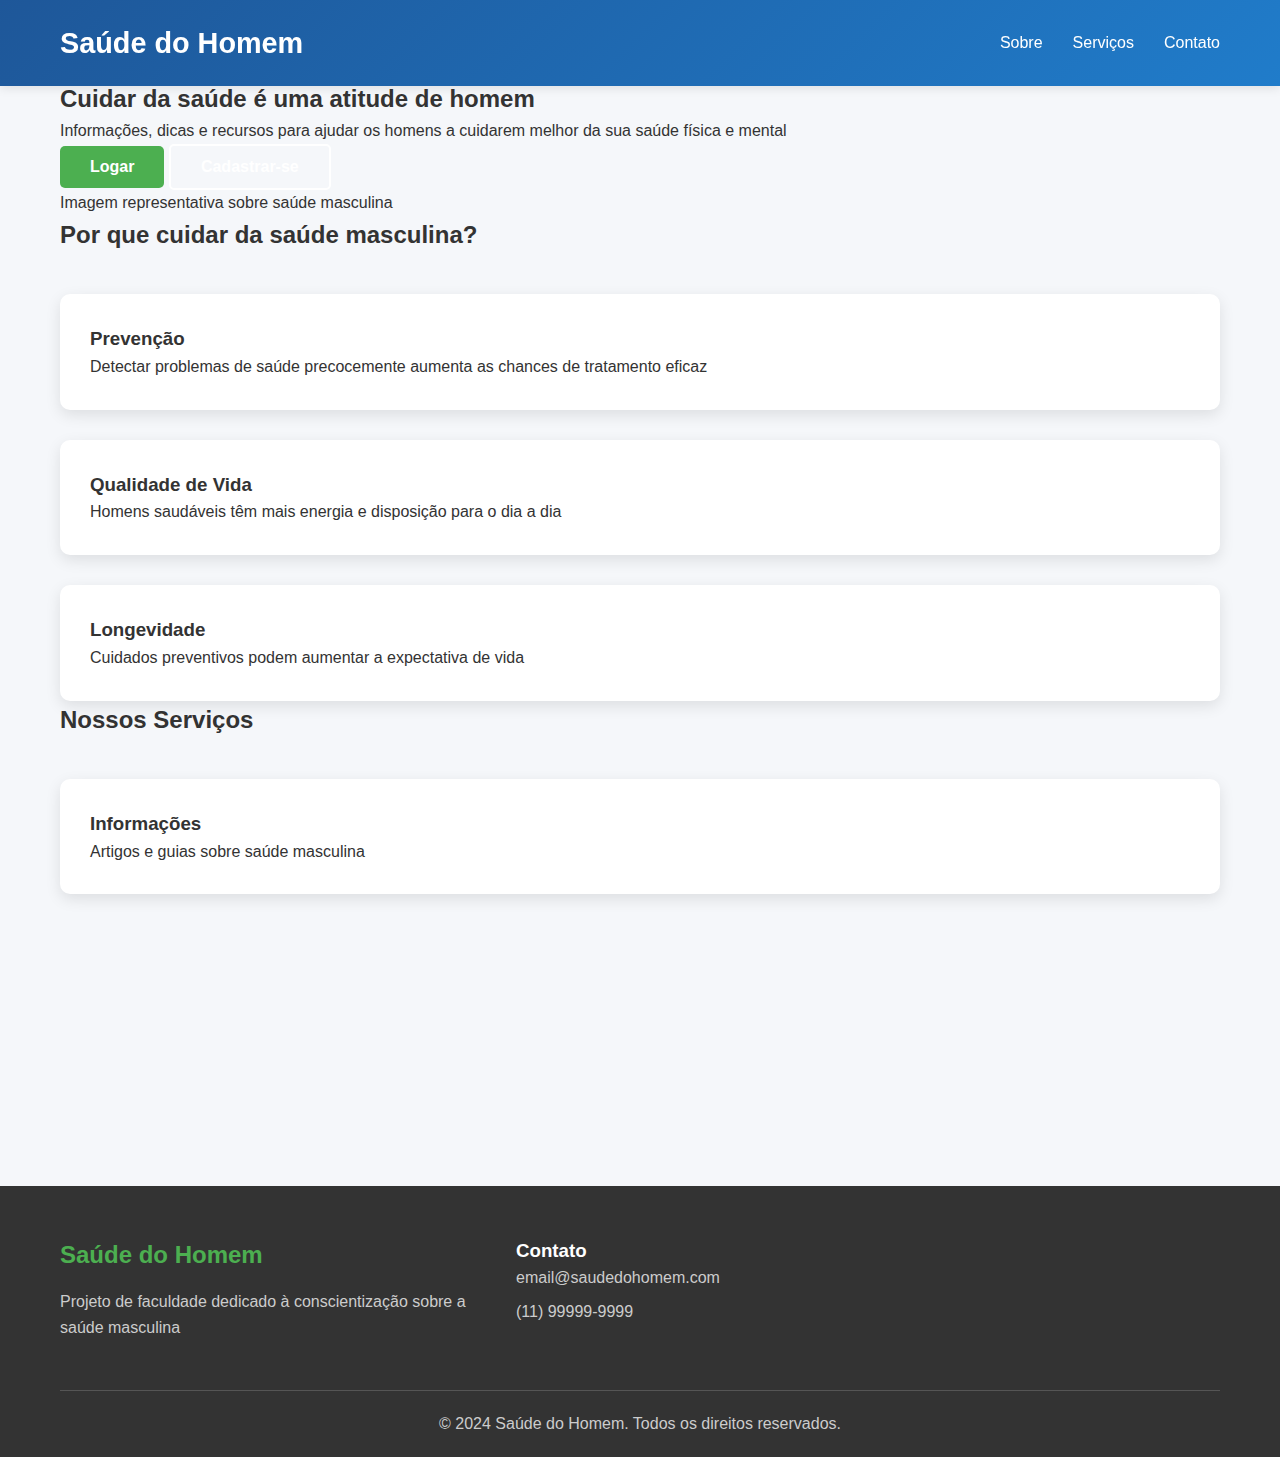
<file: MVP backup/index.html>
<!DOCTYPE html>
<html lang="pt-BR">
<head>
    <meta charset="UTF-8">
    <meta name="viewport" content="width=device-width, initial-scale=1.0">
    <title>Saúde do Homem - Cuidando da sua saúde</title>
    <link rel="stylesheet" href="css/global.css">
</head>
<body>
    <header>
        <div class="container">
            <nav class="navbar">
                <div class="logo">
                    <h1>Saúde do Homem</h1>
                </div>
                <ul class="nav-links">
                    <li><a href="#sobre">Sobre</a></li>
                    <li><a href="#servicos">Serviços</a></li>
                    <li><a href="#contato">Contato</a></li>
                </ul>
            </nav>
        </div>
    </header>

    <main>
        <section class="hero">
            <div class="container">
                <div class="hero-content">
                    <h2>Cuidar da saúde é uma atitude de homem</h2>
                    <p>Informações, dicas e recursos para ajudar os homens a cuidarem melhor da sua saúde física e mental</p>
                    
                    <div class="auth-buttons">
                        <button class="btn btn-primary" id="loginBtn">Logar</button>
                        <button class="btn btn-secondary" id="cadastroBtn">Cadastrar-se</button>
                    </div>
                </div>
                <div class="hero-image">
                    <div class="placeholder-image">
                        <span>Imagem representativa sobre saúde masculina</span>
                    </div>
                </div>
            </div>
        </section>

        <section class="features" id="sobre">
            <div class="container">
                <h2>Por que cuidar da saúde masculina?</h2>
                <div class="features-grid">
                    <div class="feature-card">
                        <h3>Prevenção</h3>
                        <p>Detectar problemas de saúde precocemente aumenta as chances de tratamento eficaz</p>
                    </div>
                    <div class="feature-card">
                        <h3>Qualidade de Vida</h3>
                        <p>Homens saudáveis têm mais energia e disposição para o dia a dia</p>
                    </div>
                    <div class="feature-card">
                        <h3>Longevidade</h3>
                        <p>Cuidados preventivos podem aumentar a expectativa de vida</p>
                    </div>
                </div>
            </div>
        </section>

        <section class="services" id="servicos">
            <div class="container">
                <h2>Nossos Serviços</h2>
                <div class="services-grid">
                    <div class="service-card">
                        <h3>Informações</h3>
                        <p>Artigos e guias sobre saúde masculina</p>
                    </div>
                    <div class="service-card">
                        <h3>Dicas</h3>
                        <p>Recomendações práticas para o dia a dia</p>
                    </div>
                    <div class="service-card">
                        <h3>Suporte</h3>
                        <p>Orientação e recursos para cuidados específicos</p>
                    </div>
                </div>
            </div>
        </section>
    </main>

    <footer id="contato">
        <div class="container">
            <div class="footer-content">
                <div class="footer-info">
                    <h3>Saúde do Homem</h3>
                    <p>Projeto de faculdade dedicado à conscientização sobre a saúde masculina</p>
                </div>
                <div class="footer-contact">
                    <h3>Contato</h3>
                    <p>email@saudedohomem.com</p>
                    <p>(11) 99999-9999</p>
                </div>
            </div>
            <div class="footer-bottom">
                <p>&copy; 2024 Saúde do Homem. Todos os direitos reservados.</p>
            </div>
        </div>
    </footer>

    <!-- Modal de Login -->
    <div id="loginModal" class="modal">
        <div class="modal-content">
            <span class="close">&times;</span>
            <h2>Login</h2>
            <form id="loginForm">
                <div class="form-group">
                    <label for="email">E-mail:</label>
                    <input type="email" id="email" required>
                </div>
                <div class="form-group">
                    <label for="password">Senha:</label>
                    <input type="password" id="password" required>
                </div>
                <button type="submit" class="btn btn-primary">Entrar</button>
            </form>
        </div>
    </div>

    <!-- Modal de Cadastro -->
    <div id="cadastroModal" class="modal">
        <div class="modal-content">
            <span class="close">&times;</span>
            <h2>Cadastrar-se</h2>
            <form id="cadastroForm">
                <div class="form-group">
                    <label for="nome">Nome completo:</label>
                    <input type="text" id="nome" required>
                </div>
                <div class="form-group">
                    <label for="cadastroEmail">E-mail:</label>
                    <input type="email" id="cadastroEmail" required>
                </div>
                <div class="form-group">
                    <label for="cadastroPassword">Senha:</label>
                    <input type="password" id="cadastroPassword" required>
                </div>
                <div class="form-group">
                    <label for="confirmPassword">Confirmar senha:</label>
                    <input type="password" id="confirmPassword" required>
                </div>
                <button type="submit" class="btn btn-primary">Cadastrar</button>
            </form>
        </div>
    </div>

    <script src="js/global.js"></script>
</body>
</html>
</file>
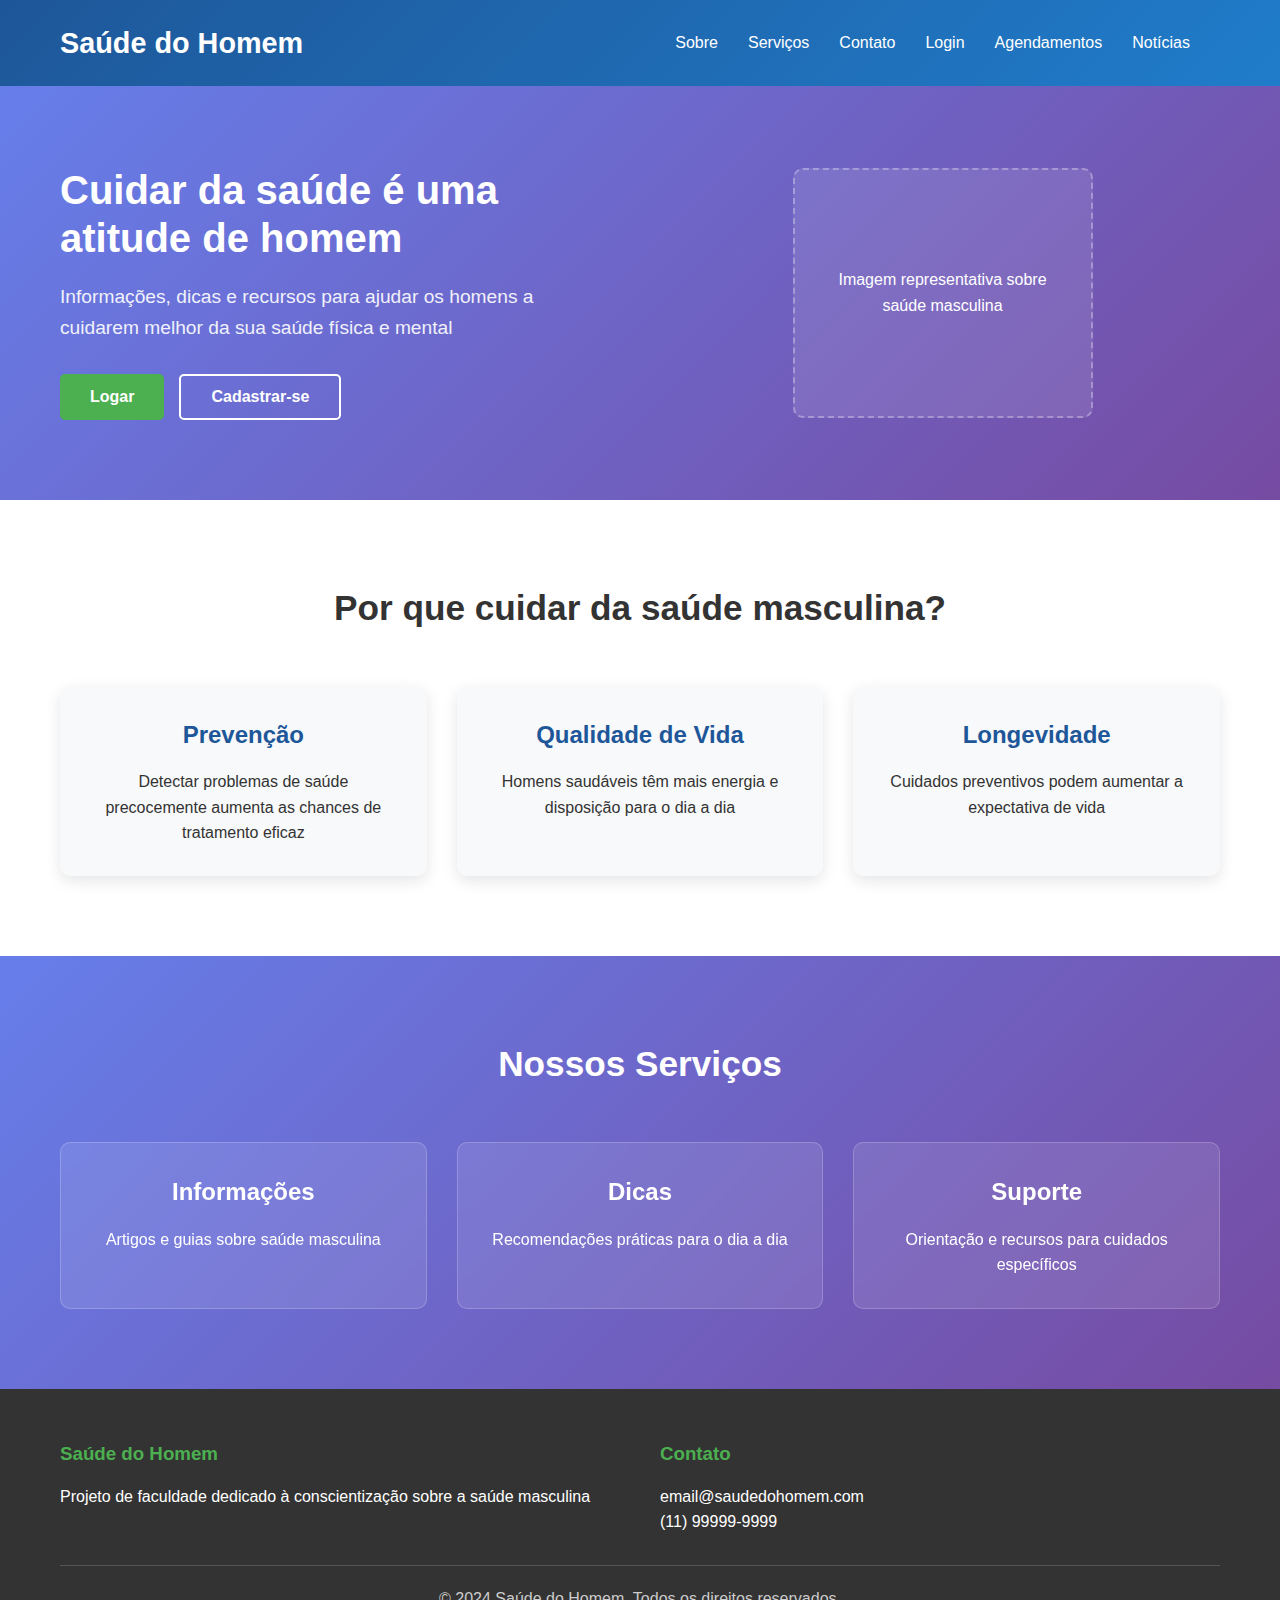
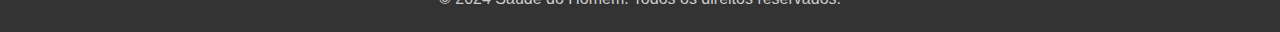
<file: MVP backup/login/index.html>
<!DOCTYPE html>
<html lang="pt-BR">
<head>
    <meta charset="UTF-8">
    <meta name="viewport" content="width=device-width, initial-scale=1.0">
    <title>Saúde do Homem - Cuidando da sua saude</title>
    <link rel="stylesheet" href="./style.css">

</head>
<body>
    <header>
        <div class="container">
            <nav class="navbar">
                <div class="logo">
                    <h1>Saúde do Homem</h1>
                </div>
                <ul class="nav-links">
                    <li><a href="#sobre">Sobre</a></li>
                    <li><a href="#servicos">Serviços</a></li>
                    <li><a href="#contato">Contato</a></li>
                    <li><a href="#login">Login</a></li>
                    <li><a href="#Agendamentos">Agendamentos</a></li>
                    <li><a href="#Noticias">Notícias</a></li>
                    <li><a href=""></a></li>
                </ul>
            </nav>
        </div>
    </header>

    <main>
        <section class="hero">
            <div class="container">
                <div class="hero-content">
                    <h2>Cuidar da saúde é uma atitude de homem</h2>
                    <p>Informações, dicas e recursos para ajudar os homens a cuidarem melhor da sua saúde física e mental</p>
                    
                    <div class="auth-buttons">
                        <button class="btn btn-primary" id="loginBtn">Logar</button>
                        <button class="btn btn-secondary" id="cadastroBtn">Cadastrar-se</button>
                    </div>
                </div>
                <div class="hero-image">
                    <div class="placeholder-image">
                        <span>Imagem representativa sobre saúde masculina</span>
                    </div>
                </div>
            </div>
        </section>

        <section class="features" id="sobre">
            <div class="container">
                <h2>Por que cuidar da saúde masculina?</h2>
                <div class="features-grid">
                    <div class="feature-card">
                        <h3>Prevenção</h3>
                        <p>Detectar problemas de saúde precocemente aumenta as chances de tratamento eficaz</p>
                    </div>
                    <div class="feature-card">
                        <h3>Qualidade de Vida</h3>
                        <p>Homens saudáveis têm mais energia e disposição para o dia a dia</p>
                    </div>
                    <div class="feature-card">
                        <h3>Longevidade</h3>
                        <p>Cuidados preventivos podem aumentar a expectativa de vida</p>
                    </div>
                </div>
            </div>
        </section>

        <section class="services" id="servicos">
            <div class="container">
                <h2>Nossos Serviços</h2>
                <div class="services-grid">
                    <div class="service-card">
                        <h3>Informações</h3>
                        <p>Artigos e guias sobre saúde masculina</p>
                    </div>
                    <div class="service-card">
                        <h3>Dicas</h3>
                        <p>Recomendações práticas para o dia a dia</p>
                    </div>
                    <div class="service-card">
                        <h3>Suporte</h3>
                        <p>Orientação e recursos para cuidados específicos</p>
                    </div>
                </div>
            </div>
        </section>
    </main>

    <footer id="contato">
        <div class="container">
            <div class="footer-content">
                <div class="footer-info">
                    <h3>Saúde do Homem</h3>
                    <p>Projeto de faculdade dedicado à conscientização sobre a saúde masculina</p>
                </div>
                <div class="footer-contact">
                    <h3>Contato</h3>
                    <p>email@saudedohomem.com</p>
                    <p>(11) 99999-9999</p>
                </div>
            </div>
            <div class="footer-bottom">
                <p>&copy; 2024 Saúde do Homem. Todos os direitos reservados.</p>
            </div>
        </div>
    </footer>

    <!-- Modal de Login -->
    <div id="loginModal" class="modal">
        <div class="modal-content">
            <span class="close">&times;</span>
            <h2>Login</h2>
            <form id="loginForm">
                <div class="form-group">
                    <label for="email">E-mail:</label>
                    <input type="email" id="email" required>
                </div>
                <div class="form-group">
                    <label for="password">Senha:</label>
                    <input type="password" id="password" required>
                </div>
                <button type="submit" class="btn btn-primary">Entrar</button>
            </form>
        </div>
    </div>

    <!-- Modal de Cadastro -->
    <div id="cadastroModal" class="modal">
        <div class="modal-content">
            <span class="close">&times;</span>
            <h2>Cadastrar-se</h2>
            <form id="cadastroForm">
                <div class="form-group">
                    <label for="nome">Nome completo:</label>
                    <input type="text" id="nome" required>
                </div>
                <div class="form-group">
                    <label for="cadastroEmail">E-mail:</label>
                    <input type="email" id="cadastroEmail" required>
                </div>
                <div class="form-group">
                    <label for="cadastroPassword">Senha:</label>
                    <input type="password" id="cadastroPassword" required>
                </div>
                <div class="form-group">
                    <label for="confirmPassword">Confirmar senha:</label>
                    <input type="password" id="confirmPassword" required>
                </div>
                <button type="submit" class="btn btn-primary">Cadastrar</button>
            </form>
        </div>
    </div>

    <script src="script.js"></script>
</body>
</html>
</file>
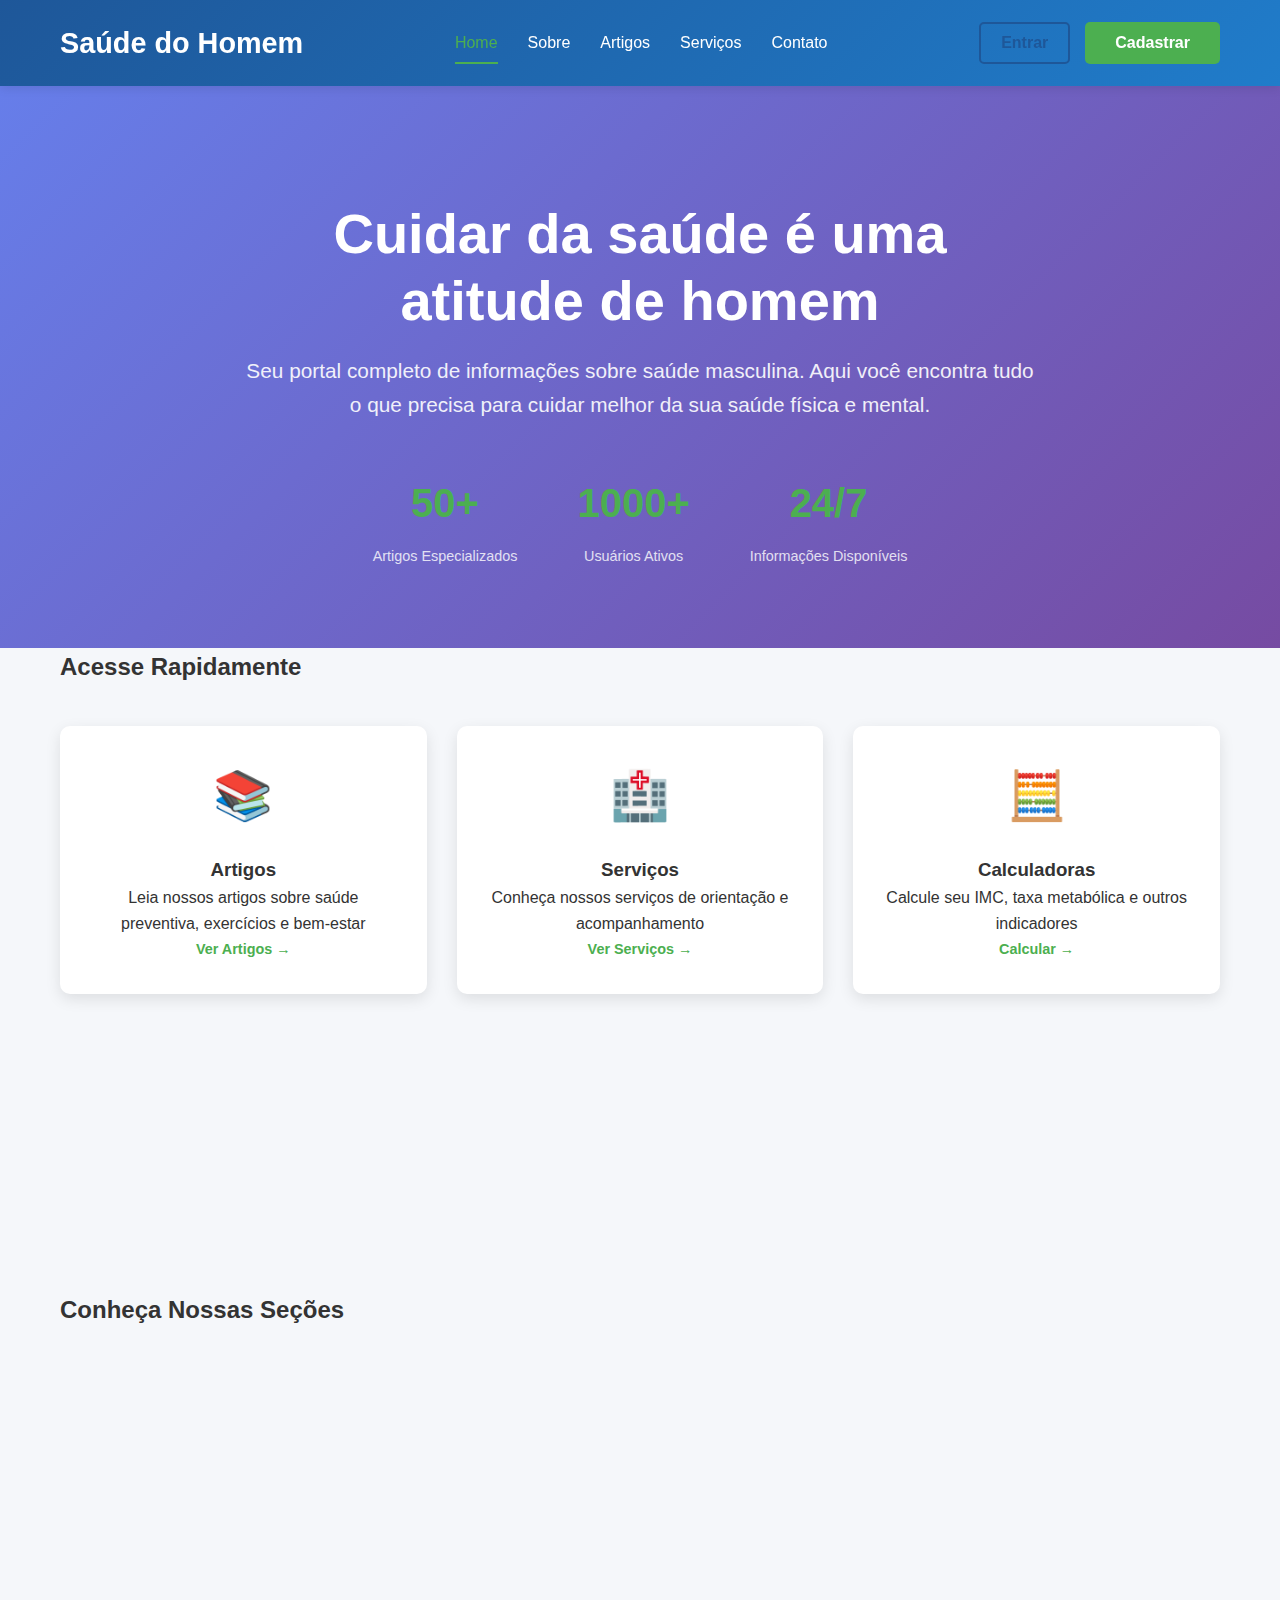
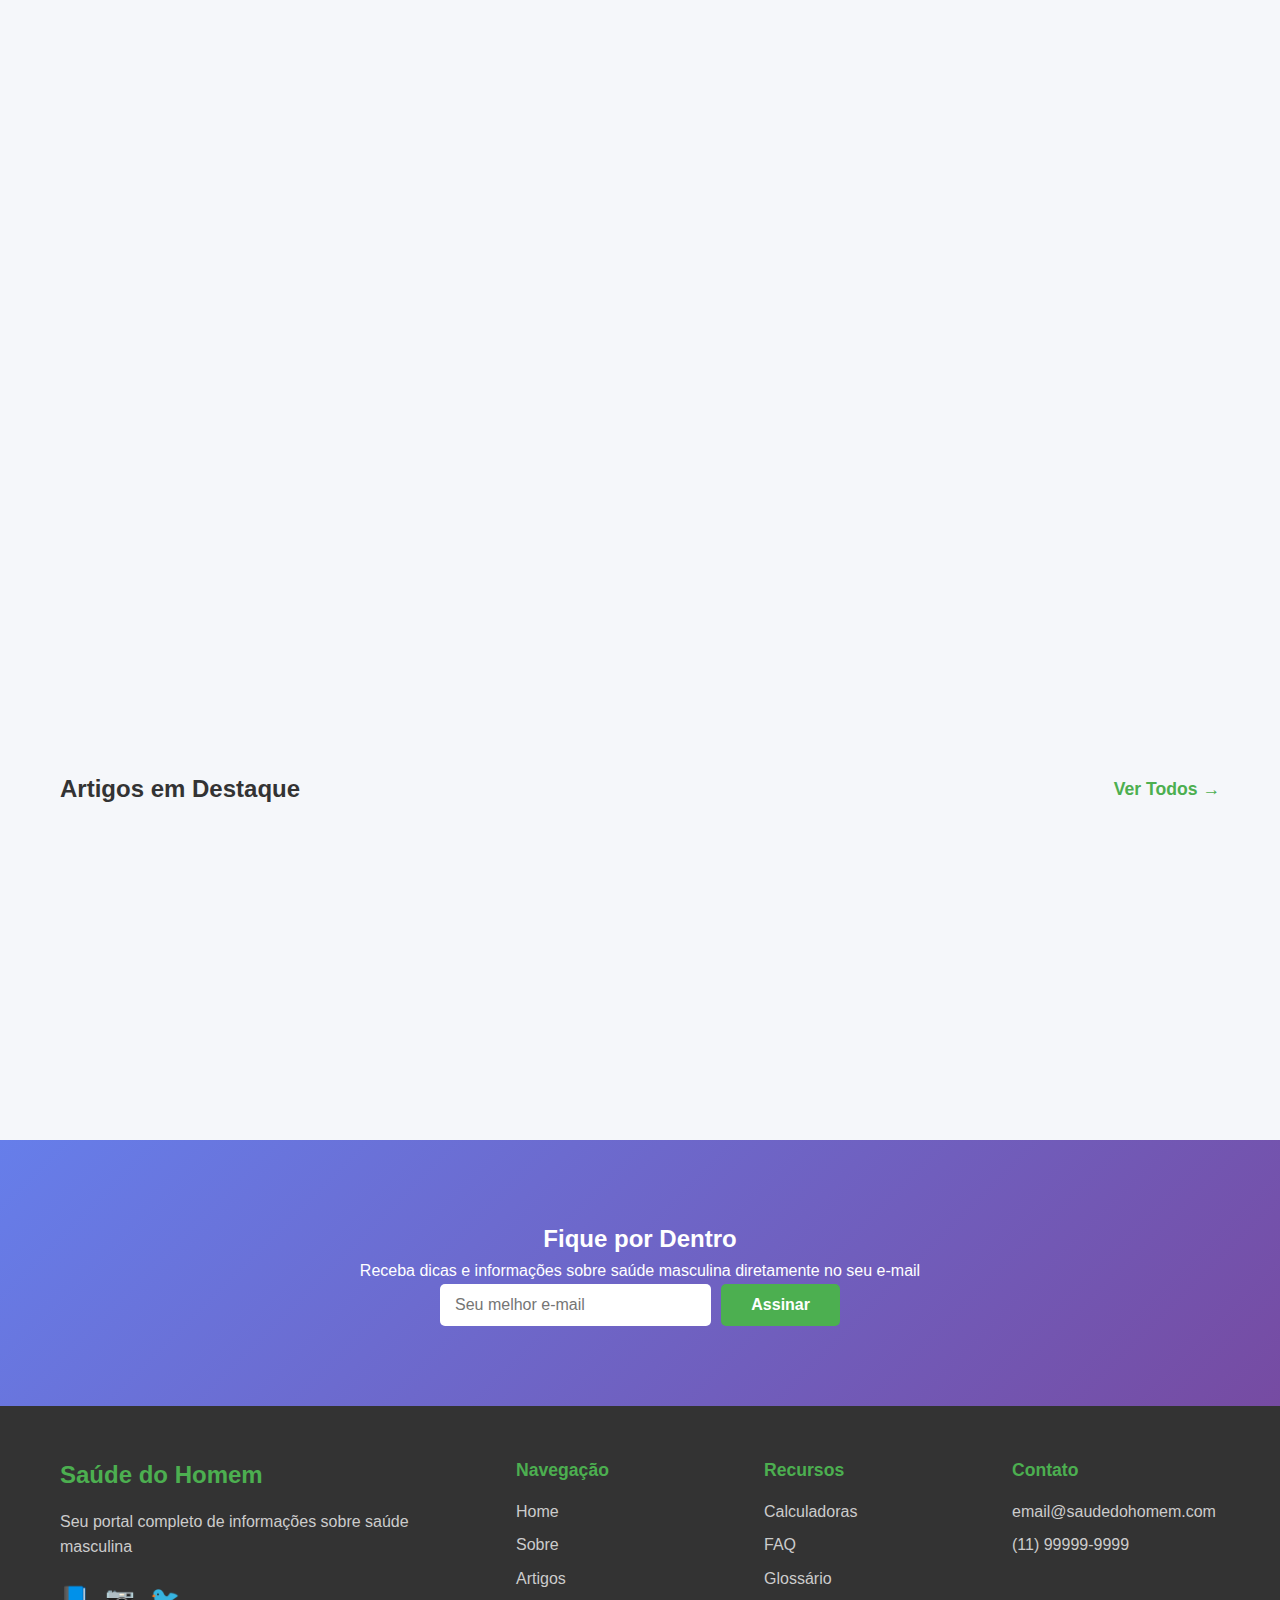
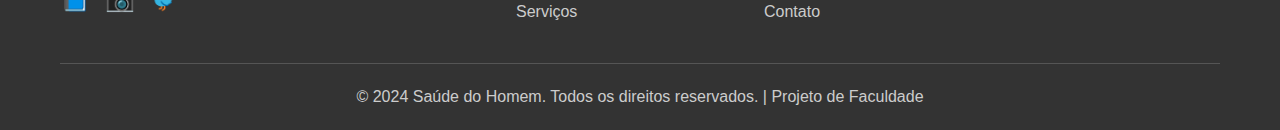
<file: MVP backup/home.html>
<!DOCTYPE html>
<html lang="pt-BR">
<head>
    <meta charset="UTF-8">
    <meta name="viewport" content="width=device-width, initial-scale=1.0">
    <title>Home - Saúde do Homem</title>
    <link rel="stylesheet" href="css/global.css">
</head>
<body>
    <header>
        <div class="container">
            <nav class="navbar">
                <div class="logo">
                    <h1><a href="home.html" style="color: white; text-decoration: none;">Saúde do Homem</a></h1>
                </div>
                <ul class="nav-links">
                    <li><a href="home.html" class="active">Home</a></li>
                    <li><a href="../sobre/sobre.html">Sobre</a></li>
                    <li><a href="../artigos/artigos.html">Artigos</a></li>
                    <li><a href="../servicos/servicos.html">Serviços</a></li>
                    <li><a href="../contato/contato.html">Contato</a></li>
                </ul>
                <div class="auth-buttons-header">
                    <button class="btn btn-outline" id="headerLoginBtn">Entrar</button>
                    <button class="btn btn-primary" id="headerCadastroBtn">Cadastrar</button>
                </div>
            </nav>
        </div>
    </header>

    <main>
        <!-- Hero Section -->
        <section class="hero-home">
            <div class="container">
                <div class="hero-content">
                    <h1>Cuidar da saúde é uma atitude de homem</h1>
                    <p>Seu portal completo de informações sobre saúde masculina. Aqui você encontra tudo o que precisa para cuidar melhor da sua saúde física e mental.</p>
                    <div class="hero-stats">
                        <div class="stat">
                            <h3>50+</h3>
                            <p>Artigos Especializados</p>
                        </div>
                        <div class="stat">
                            <h3>1000+</h3>
                            <p>Usuários Ativos</p>
                        </div>
                        <div class="stat">
                            <h3>24/7</h3>
                            <p>Informações Disponíveis</p>
                        </div>
                    </div>
                </div>
            </div>
        </section>

        <!-- Quick Access Section -->
        <section class="quick-access">
            <div class="container">
                <h2>Acesse Rapidamente</h2>
                <div class="access-grid">
                    <a href="../artigos/artigos.html" class="access-card">
                        <div class="access-icon">📚</div>
                        <h3>Artigos</h3>
                        <p>Leia nossos artigos sobre saúde preventiva, exercícios e bem-estar</p>
                        <span class="access-link">Ver Artigos →</span>
                    </a>
                    
                    <a href="../servicos/servicos.html" class="access-card">
                        <div class="access-icon">🏥</div>
                        <h3>Serviços</h3>
                        <p>Conheça nossos serviços de orientação e acompanhamento</p>
                        <span class="access-link">Ver Serviços →</span>
                    </a>
                    
                    <a href="../calculadoras/calculadoras.html" class="access-card">
                        <div class="access-icon">🧮</div>
                        <h3>Calculadoras</h3>
                        <p>Calcule seu IMC, taxa metabólica e outros indicadores</p>
                        <span class="access-link">Calcular →</span>
                    </a>
                    
                    <a href="../faq/faq.html" class="access-card">
                        <div class="access-icon">❓</div>
                        <h3>FAQ</h3>
                        <p>Perguntas frequentes sobre saúde masculina</p>
                        <span class="access-link">Ver FAQ →</span>
                    </a>
                </div>
            </div>
        </section>

        <!-- Featured Sections -->
        <section class="featured-sections">
            <div class="container">
                <h2>Conheça Nossas Seções</h2>
                <div class="sections-grid">
                    <div class="section-card">
                        <div class="section-image">
                            <div class="image-placeholder">💪</div>
                        </div>
                        <div class="section-content">
                            <h3>Saúde Física</h3>
                            <p>Informações sobre exercícios, alimentação, prevenção de doenças e cuidados com o corpo.</p>
                            <ul>
                                <li>Exercícios preventivos</li>
                                <li>Alimentação saudável</li>
                                <li>Check-ups importantes</li>
                            </ul>
                            <a href="../saude-fisica/saude-fisica.html" class="btn btn-outline">Explorar</a>
                        </div>
                    </div>

                    <div class="section-card">
                        <div class="section-image">
                            <div class="image-placeholder">😊</div>
                        </div>
                        <div class="section-content">
                            <h3>Saúde Mental</h3>
                            <p>Recursos para cuidar da saúde emocional, gerenciar estresse e melhorar qualidade de vida.</p>
                            <ul>
                                <li>Controle do estresse</li>
                                <li>Saúde emocional</li>
                                <li>Qualidade do sono</li>
                            </ul>
                            <a href="../saude-mental/saude-mental.html" class="btn btn-outline">Explorar</a>
                        </div>
                    </div>

                    <div class="section-card">
                        <div class="section-image">
                            <div class="image-placeholder">🩺</div>
                        </div>
                        <div class="section-content">
                            <h3>Prevenção</h3>
                            <p>Guia completo de prevenção para as principais doenças que afetam os homens.</p>
                            <ul>
                                <li>Exames preventivos</li>
                                <li>Sinais de alerta</li>
                                <li>Vacinação</li>
                            </ul>
                            <a href="../prevencao/prevencao.html" class="btn btn-outline">Explorar</a>
                        </div>
                    </div>

                    <div class="section-card">
                        <div class="section-image">
                            <div class="image-placeholder">👨‍👩‍👧‍👦</div>
                        </div>
                        <div class="section-content">
                            <h3>Família</h3>
                            <p>Orientações sobre saúde sexual, paternidade e cuidados familiares.</p>
                            <ul>
                                <li>Saúde sexual</li>
                                <li>Paternidade ativa</li>
                                <li>Relacionamentos</li>
                            </ul>
                            <a href="../familia/familia.html" class="btn btn-outline">Explorar</a>
                        </div>
                    </div>
                </div>
            </div>
        </section>

        <!-- Latest Articles Preview -->
        <section class="articles-preview">
            <div class="container">
                <div class="preview-header">
                    <h2>Artigos em Destaque</h2>
                    <a href="../artigos/artigos.html" class="see-all">Ver Todos →</a>
                </div>
                <div class="articles-grid">
                    <article class="article-card">
                        <div class="article-category">Prevenção</div>
                        <h3>Check-up Anual: Por que é importante?</h3>
                        <p>Entenda a importância dos exames preventivos regulares para a saúde masculina e como eles podem salvar vidas.</p>
                        <div class="article-meta">
                            <span class="read-time">5 min de leitura</span>
                            <a href="../artigos/checkup-anual.html" class="read-more">Ler mais</a>
                        </div>
                    </article>

                    <article class="article-card">
                        <div class="article-category">Exercícios</div>
                        <h3>Exercícios para Homens Acima dos 40</h3>
                        <p>Descubra os melhores exercícios para manter a forma e saúde após os 40 anos de idade.</p>
                        <div class="article-meta">
                            <span class="read-time">7 min de leitura</span>
                            <a href="../artigos/exercicios-40.html" class="read-more">Ler mais</a>
                        </div>
                    </article>

                    <article class="article-card">
                        <div class="article-category">Nutrição</div>
                        <h3>Alimentos que Aumentam a Testosterona</h3>
                        <p>Conheça os alimentos que podem ajudar a manter níveis saudáveis de testosterona naturalmente.</p>
                        <div class="article-meta">
                            <span class="read-time">4 min de leitura</span>
                            <a href="../artigos/alimentos-testosterona.html" class="read-more">Ler mais</a>
                        </div>
                    </article>
                </div>
            </div>
        </section>

        <!-- Newsletter -->
        <section class="newsletter">
            <div class="container">
                <div class="newsletter-content">
                    <h2>Fique por Dentro</h2>
                    <p>Receba dicas e informações sobre saúde masculina diretamente no seu e-mail</p>
                    <form class="newsletter-form" id="newsletterForm">
                        <input type="email" placeholder="Seu melhor e-mail" required>
                        <button type="submit" class="btn btn-primary">Assinar</button>
                    </form>
                </div>
            </div>
        </section>
    </main>

    <footer>
        <div class="container">
            <div class="footer-content">
                <div class="footer-info">
                    <h3>Saúde do Homem</h3>
                    <p>Seu portal completo de informações sobre saúde masculina</p>
                    <div class="social-links">
                        <a href="#" aria-label="Facebook">📘</a>
                        <a href="#" aria-label="Instagram">📷</a>
                        <a href="#" aria-label="Twitter">🐦</a>
                    </div>
                </div>
                <div class="footer-links">
                    <h4>Navegação</h4>
                    <ul>
                        <li><a href="home.html">Home</a></li>
                        <li><a href="../sobre/sobre.html">Sobre</a></li>
                        <li><a href="../artigos/artigos.html">Artigos</a></li>
                        <li><a href="../servicos/servicos.html">Serviços</a></li>
                    </ul>
                </div>
                <div class="footer-links">
                    <h4>Recursos</h4>
                    <ul>
                        <li><a href="../calculadoras/calculadoras.html">Calculadoras</a></li>
                        <li><a href="../faq/faq.html">FAQ</a></li>
                        <li><a href="../glossario/glossario.html">Glossário</a></li>
                        <li><a href="../contato/contato.html">Contato</a></li>
                    </ul>
                </div>
                <div class="footer-contact">
                    <h4>Contato</h4>
                    <p>email@saudedohomem.com</p>
                    <p>(11) 99999-9999</p>
                </div>
            </div>
            <div class="footer-bottom">
                <p>&copy; 2024 Saúde do Homem. Todos os direitos reservados. | Projeto de Faculdade</p>
            </div>
        </div>
    </footer>

    <!-- Modal de Login -->
    <div id="loginModal" class="modal">
        <div class="modal-content">
            <span class="close">&times;</span>
            <h2>Login</h2>
            <form id="loginForm">
                <div class="form-group">
                    <label for="email">E-mail:</label>
                    <input type="email" id="email" required>
                </div>
                <div class="form-group">
                    <label for="password">Senha:</label>
                    <input type="password" id="password" required>
                </div>
                <button type="submit" class="btn btn-primary">Entrar</button>
            </form>
        </div>
    </div>

    <!-- Modal de Cadastro -->
    <div id="cadastroModal" class="modal">
        <div class="modal-content">
            <span class="close">&times;</span>
            <h2>Cadastrar-se</h2>
            <form id="cadastroForm">
                <div class="form-group">
                    <label for="nome">Nome completo:</label>
                    <input type="text" id="nome" required>
                </div>
                <div class="form-group">
                    <label for="cadastroEmail">E-mail:</label>
                    <input type="email" id="cadastroEmail" required>
                </div>
                <div class="form-group">
                    <label for="cadastroPassword">Senha:</label>
                    <input type="password" id="cadastroPassword" required>
                </div>
                <div class="form-group">
                    <label for="confirmPassword">Confirmar senha:</label>
                    <input type="password" id="confirmPassword" required>
                </div>
                <button type="submit" class="btn btn-primary">Cadastrar</button>
            </form>
        </div>
    </div>

    <script src="js/global.js"></script>
</body>
</html>
</file>
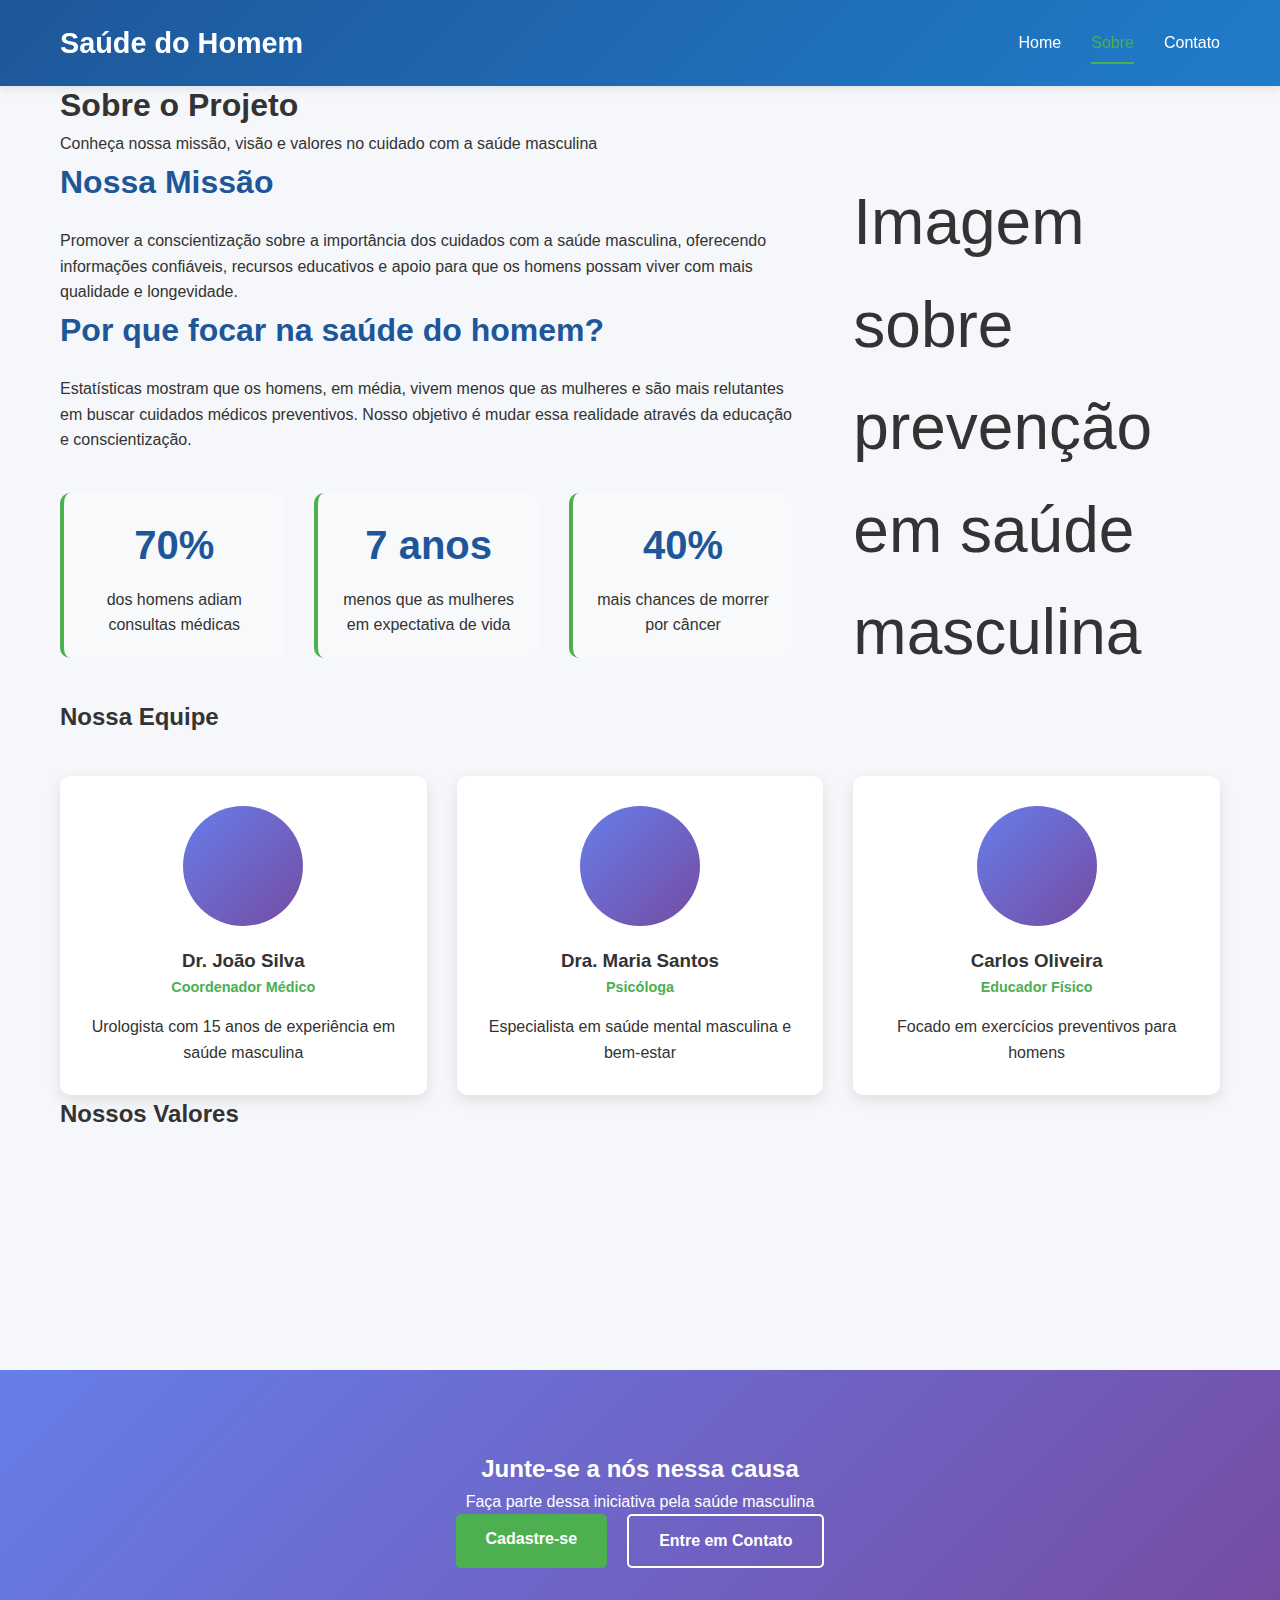
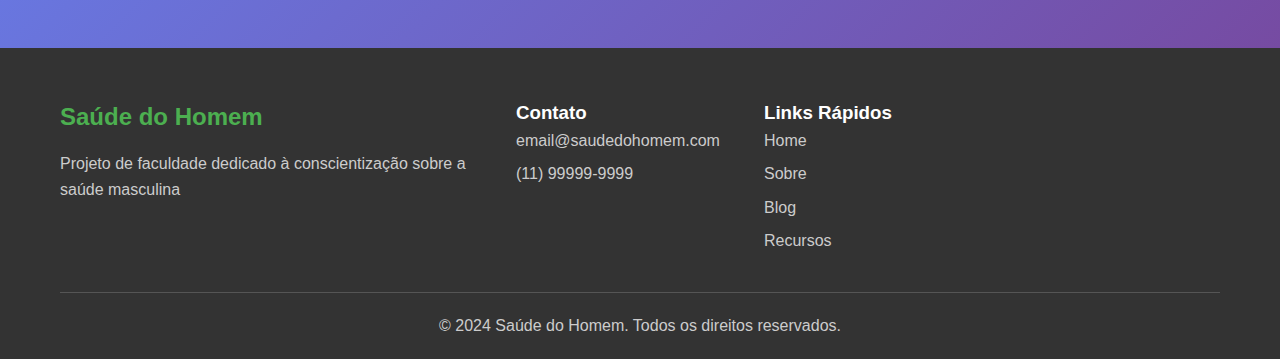
<file: MVP backup/sobre.html>
<!DOCTYPE html>
<html lang="pt-BR">
<head>
    <meta charset="UTF-8">
    <meta name="viewport" content="width=device-width, initial-scale=1.0">
    <title>Sobre - Saúde do Homem</title>
    <link rel="stylesheet" href="css/global.css">
</head>
<body>
    <header>
        <div class="container">
            <nav class="navbar">
                <div class="logo">
                    <h1><a href="index.html" style="color: white; text-decoration: none;">Saúde do Homem</a></h1>
                </div>
                <ul class="nav-links">
                    <li><a href="index.html">Home</a></li>
                    <li><a href="sobre.html" class="active">Sobre</a></li>
                    <li><a href="#contato">Contato</a></li>
                </ul>
            </nav>
        </div>
    </header>

    <main>
        <section class="page-hero">
            <div class="container">
                <h1>Sobre o Projeto</h1>
                <p>Conheça nossa missão, visão e valores no cuidado com a saúde masculina</p>
            </div>
        </section>

        <section class="about-content">
            <div class="container">
                <div class="about-grid">
                    <div class="about-text">
                        <h2>Nossa Missão</h2>
                        <p>Promover a conscientização sobre a importância dos cuidados com a saúde masculina, oferecendo informações confiáveis, recursos educativos e apoio para que os homens possam viver com mais qualidade e longevidade.</p>
                        
                        <h2>Por que focar na saúde do homem?</h2>
                        <p>Estatísticas mostram que os homens, em média, vivem menos que as mulheres e são mais relutantes em buscar cuidados médicos preventivos. Nosso objetivo é mudar essa realidade através da educação e conscientização.</p>

                        <div class="stats">
                            <div class="stat-item">
                                <h3>70%</h3>
                                <p>dos homens adiam consultas médicas</p>
                            </div>
                            <div class="stat-item">
                                <h3>7 anos</h3>
                                <p>menos que as mulheres em expectativa de vida</p>
                            </div>
                            <div class="stat-item">
                                <h3>40%</h3>
                                <p>mais chances de morrer por câncer</p>
                            </div>
                        </div>
                    </div>
                    
                    <div class="about-image">
                        <div class="image-placeholder">
                            <span>Imagem sobre prevenção em saúde masculina</span>
                        </div>
                    </div>
                </div>
            </div>
        </section>

        <section class="team-section">
            <div class="container">
                <h2>Nossa Equipe</h2>
                <div class="team-grid">
                    <div class="team-member">
                        <div class="member-photo">
                            <div class="photo-placeholder"></div>
                        </div>
                        <h3>Dr. João Silva</h3>
                        <p class="member-role">Coordenador Médico</p>
                        <p>Urologista com 15 anos de experiência em saúde masculina</p>
                    </div>
                    <div class="team-member">
                        <div class="member-photo">
                            <div class="photo-placeholder"></div>
                        </div>
                        <h3>Dra. Maria Santos</h3>
                        <p class="member-role">Psicóloga</p>
                        <p>Especialista em saúde mental masculina e bem-estar</p>
                    </div>
                    <div class="team-member">
                        <div class="member-photo">
                            <div class="photo-placeholder"></div>
                        </div>
                        <h3>Carlos Oliveira</h3>
                        <p class="member-role">Educador Físico</p>
                        <p>Focado em exercícios preventivos para homens</p>
                    </div>
                </div>
            </div>
        </section>

        <section class="values-section">
            <div class="container">
                <h2>Nossos Valores</h2>
                <div class="values-grid">
                    <div class="value-card">
                        <h3>💙 Prevenção</h3>
                        <p>Acreditamos que a prevenção é o melhor caminho para uma vida saudável</p>
                    </div>
                    <div class="value-card">
                        <h3>🎯 Qualidade</h3>
                        <p>Comprometidos com informações de qualidade e base científica</p>
                    </div>
                    <div class="value-card">
                        <h3>🤝 Acolhimento</h3>
                        <p>Oferecemos um espaço seguro e sem julgamentos</p>
                    </div>
                    <div class="value-card">
                        <h3>📚 Educação</h3>
                        <p>Empoderamos através do conhecimento e informação</p>
                    </div>
                </div>
            </div>
        </section>

        <section class="cta-section">
            <div class="container">
                <div class="cta-content">
                    <h2>Junte-se a nós nessa causa</h2>
                    <p>Faça parte dessa iniciativa pela saúde masculina</p>
                    <div class="cta-buttons">
                        <a href="index.html" class="btn btn-primary">Cadastre-se</a>
                        <a href="#contato" class="btn btn-secondary">Entre em Contato</a>
                    </div>
                </div>
            </div>
        </section>
    </main>

    <footer id="contato">
        <div class="container">
            <div class="footer-content">
                <div class="footer-info">
                    <h3>Saúde do Homem</h3>
                    <p>Projeto de faculdade dedicado à conscientização sobre a saúde masculina</p>
                </div>
                <div class="footer-contact">
                    <h3>Contato</h3>
                    <p>email@saudedohomem.com</p>
                    <p>(11) 99999-9999</p>
                </div>
                <div class="footer-links">
                    <h3>Links Rápidos</h3>
                    <ul>
                        <li><a href="index.html">Home</a></li>
                        <li><a href="sobre.html">Sobre</a></li>
                        <li><a href="#blog">Blog</a></li>
                        <li><a href="#recursos">Recursos</a></li>
                    </ul>
                </div>
            </div>
            <div class="footer-bottom">
                <p>&copy; 2024 Saúde do Homem. Todos os direitos reservados.</p>
            </div>
        </div>
    </footer>

    <script src="js/global.js"></script>
</body>
</html>
</file>
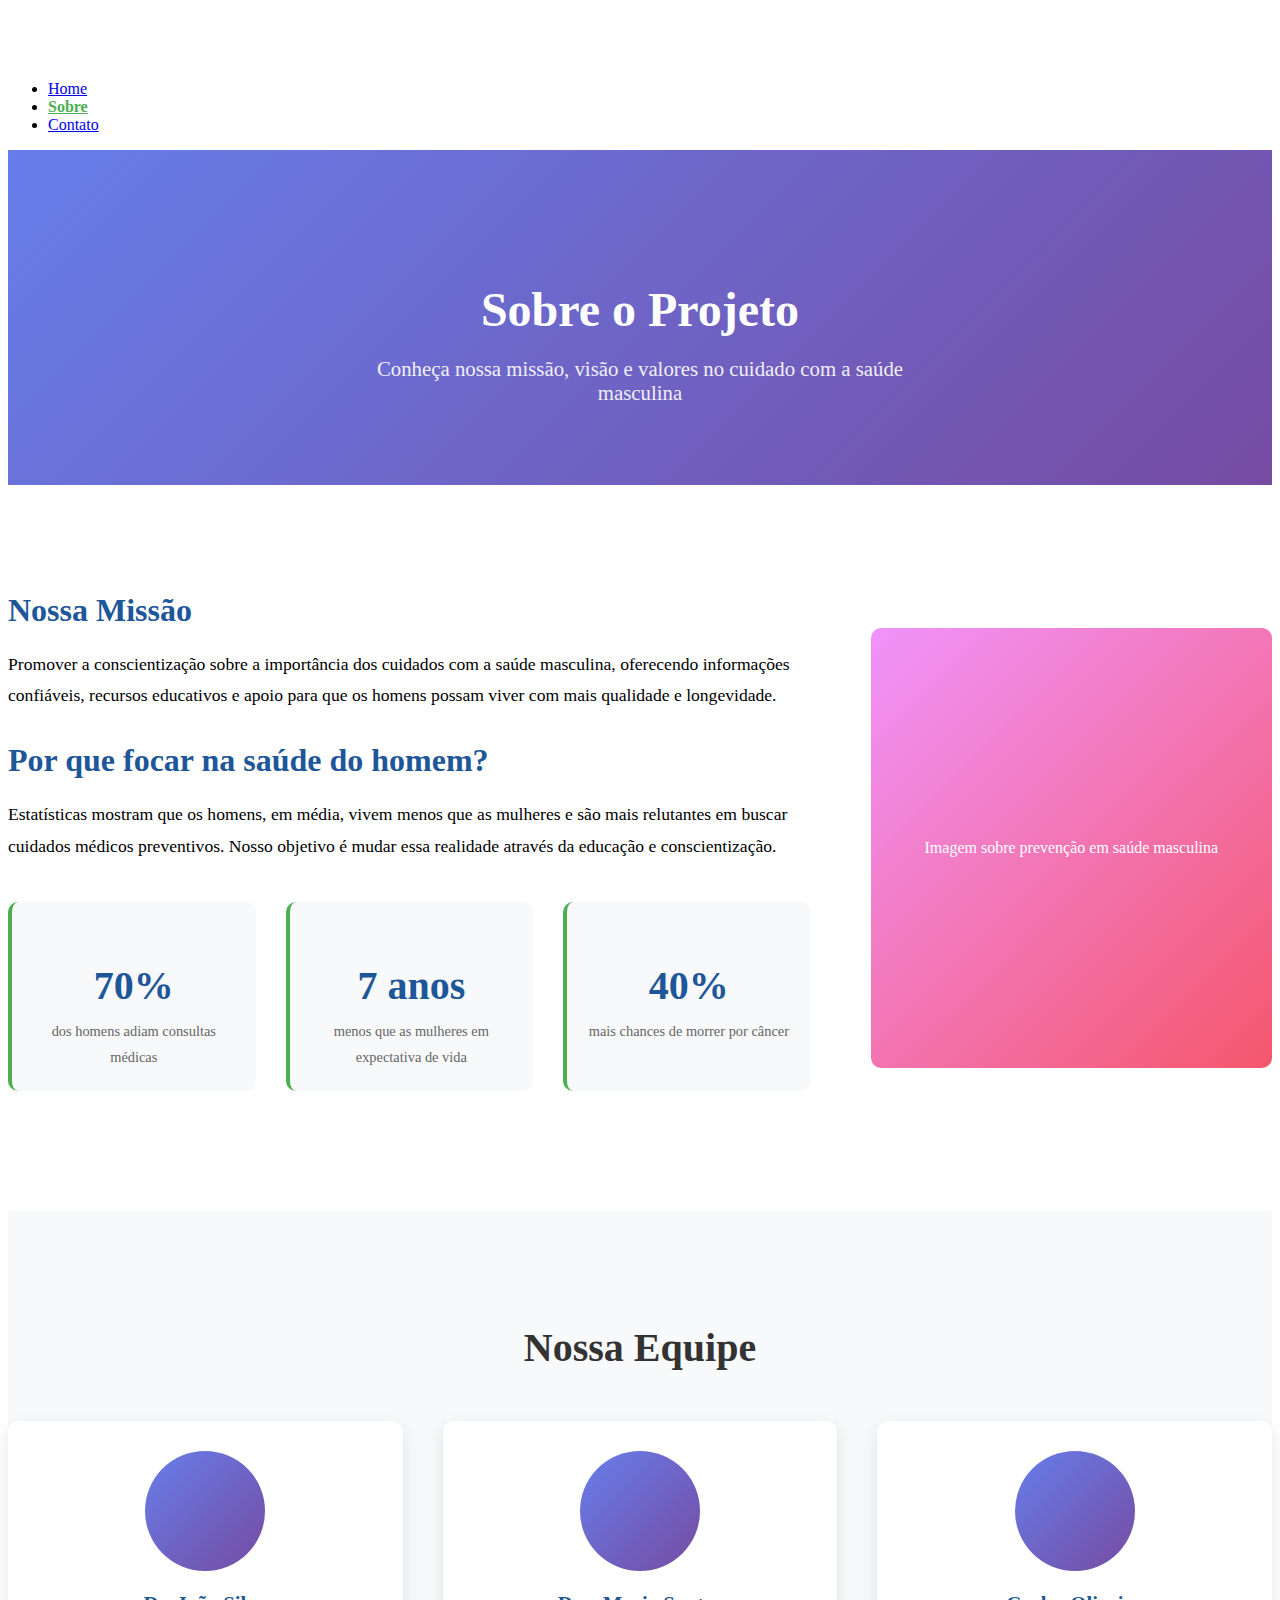
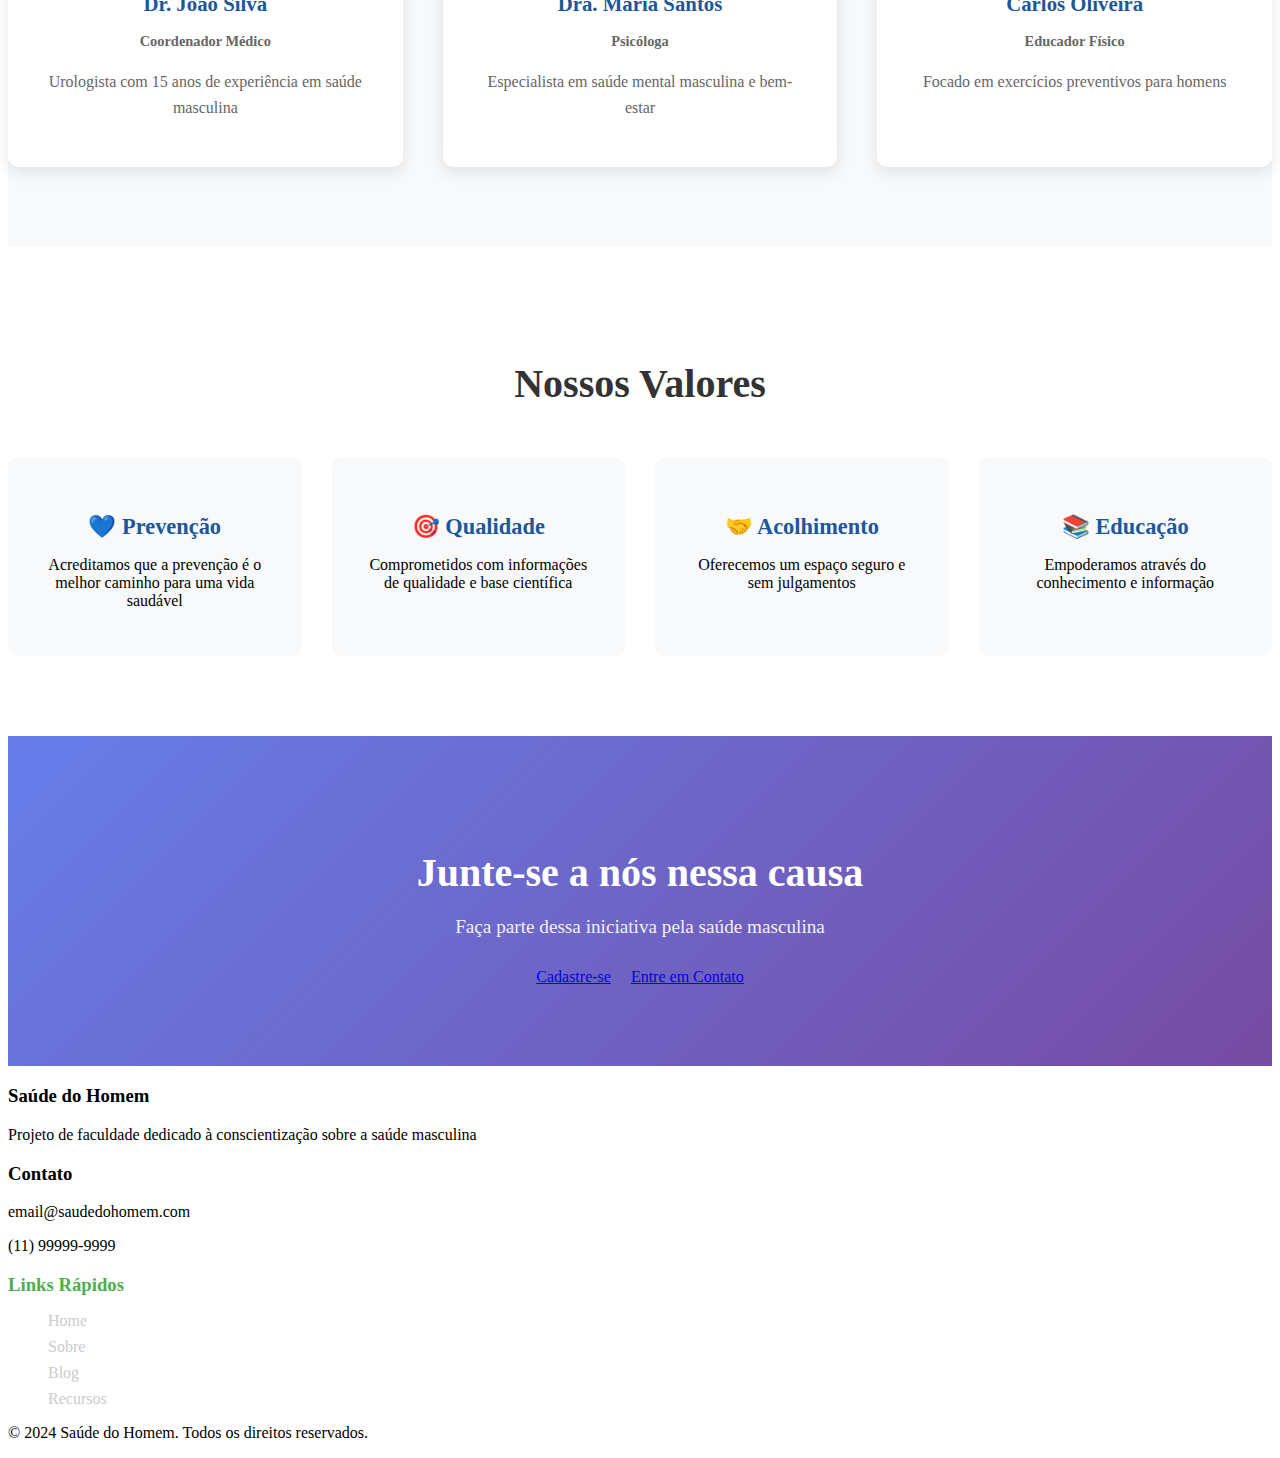
<file: MVP backup/sobre/sobre.html>
<!DOCTYPE html>
<html lang="pt-BR">
<head>
    <meta charset="UTF-8">
    <meta name="viewport" content="width=device-width, initial-scale=1.0">
    <title>Sobre - Saúde do Homem</title>
    <link rel="stylesheet" href="style.css">
</head>
<body>
    <header>
        <div class="container">
            <nav class="navbar">
                <div class="logo">
                    <h1><a href="index.html" style="color: white; text-decoration: none;">Saúde do Homem</a></h1>
                </div>
                <ul class="nav-links">
                    <li><a href="index.html">Home</a></li>
                    <li><a href="sobre.html" class="active">Sobre</a></li>
                    <li><a href="#contato">Contato</a></li>
                </ul>
            </nav>
        </div>
    </header>

    <main>
        <section class="page-hero">
            <div class="container">
                <h1>Sobre o Projeto</h1>
                <p>Conheça nossa missão, visão e valores no cuidado com a saúde masculina</p>
            </div>
        </section>

        <section class="about-content">
            <div class="container">
                <div class="about-grid">
                    <div class="about-text">
                        <h2>Nossa Missão</h2>
                        <p>Promover a conscientização sobre a importância dos cuidados com a saúde masculina, oferecendo informações confiáveis, recursos educativos e apoio para que os homens possam viver com mais qualidade e longevidade.</p>
                        
                        <h2>Por que focar na saúde do homem?</h2>
                        <p>Estatísticas mostram que os homens, em média, vivem menos que as mulheres e são mais relutantes em buscar cuidados médicos preventivos. Nosso objetivo é mudar essa realidade através da educação e conscientização.</p>

                        <div class="stats">
                            <div class="stat-item">
                                <h3>70%</h3>
                                <p>dos homens adiam consultas médicas</p>
                            </div>
                            <div class="stat-item">
                                <h3>7 anos</h3>
                                <p>menos que as mulheres em expectativa de vida</p>
                            </div>
                            <div class="stat-item">
                                <h3>40%</h3>
                                <p>mais chances de morrer por câncer</p>
                            </div>
                        </div>
                    </div>
                    
                    <div class="about-image">
                        <div class="image-placeholder">
                            <span>Imagem sobre prevenção em saúde masculina</span>
                        </div>
                    </div>
                </div>
            </div>
        </section>

        <section class="team-section">
            <div class="container">
                <h2>Nossa Equipe</h2>
                <div class="team-grid">
                    <div class="team-member">
                        <div class="member-photo">
                            <div class="photo-placeholder"></div>
                        </div>
                        <h3>Dr. João Silva</h3>
                        <p class="member-role">Coordenador Médico</p>
                        <p>Urologista com 15 anos de experiência em saúde masculina</p>
                    </div>
                    <div class="team-member">
                        <div class="member-photo">
                            <div class="photo-placeholder"></div>
                        </div>
                        <h3>Dra. Maria Santos</h3>
                        <p class="member-role">Psicóloga</p>
                        <p>Especialista em saúde mental masculina e bem-estar</p>
                    </div>
                    <div class="team-member">
                        <div class="member-photo">
                            <div class="photo-placeholder"></div>
                        </div>
                        <h3>Carlos Oliveira</h3>
                        <p class="member-role">Educador Físico</p>
                        <p>Focado em exercícios preventivos para homens</p>
                    </div>
                </div>
            </div>
        </section>

        <section class="values-section">
            <div class="container">
                <h2>Nossos Valores</h2>
                <div class="values-grid">
                    <div class="value-card">
                        <h3>💙 Prevenção</h3>
                        <p>Acreditamos que a prevenção é o melhor caminho para uma vida saudável</p>
                    </div>
                    <div class="value-card">
                        <h3>🎯 Qualidade</h3>
                        <p>Comprometidos com informações de qualidade e base científica</p>
                    </div>
                    <div class="value-card">
                        <h3>🤝 Acolhimento</h3>
                        <p>Oferecemos um espaço seguro e sem julgamentos</p>
                    </div>
                    <div class="value-card">
                        <h3>📚 Educação</h3>
                        <p>Empoderamos através do conhecimento e informação</p>
                    </div>
                </div>
            </div>
        </section>

        <section class="cta-section">
            <div class="container">
                <div class="cta-content">
                    <h2>Junte-se a nós nessa causa</h2>
                    <p>Faça parte dessa iniciativa pela saúde masculina</p>
                    <div class="cta-buttons">
                        <a href="index.html" class="btn btn-primary">Cadastre-se</a>
                        <a href="#contato" class="btn btn-secondary">Entre em Contato</a>
                    </div>
                </div>
            </div>
        </section>
    </main>

    <footer id="contato">
        <div class="container">
            <div class="footer-content">
                <div class="footer-info">
                    <h3>Saúde do Homem</h3>
                    <p>Projeto de faculdade dedicado à conscientização sobre a saúde masculina</p>
                </div>
                <div class="footer-contact">
                    <h3>Contato</h3>
                    <p>email@saudedohomem.com</p>
                    <p>(11) 99999-9999</p>
                </div>
                <div class="footer-links">
                    <h3>Links Rápidos</h3>
                    <ul>
                        <li><a href="index.html">Home</a></li>
                        <li><a href="sobre.html">Sobre</a></li>
                        <li><a href="#blog">Blog</a></li>
                        <li><a href="#recursos">Recursos</a></li>
                    </ul>
                </div>
            </div>
            <div class="footer-bottom">
                <p>&copy; 2024 Saúde do Homem. Todos os direitos reservados.</p>
            </div>
        </div>
    </footer>

    <script src="script.js"></script>
</body>
</html>
</file>
<file: MVP backup/login/style.css>
* {
    margin: 0;
    padding: 0;
    box-sizing: border-box;
    font-family: 'Segoe UI', Tahoma, Geneva, Verdana, sans-serif;
}

body {
    background-color: #f5f7fa;
    color: #333;
    line-height: 1.6;
}

.container {
    max-width: 1200px;
    margin: 0 auto;
    padding: 0 20px;
}

/* Header */
header {
    background: linear-gradient(135deg, #1e5799 0%, #207cca 100%);
    color: white;
    padding: 20px 0;
    box-shadow: 0 2px 10px rgba(0, 0, 0, 0.1);
}

.navbar {
    display: flex;
    justify-content: space-between;
    align-items: center;
}

.logo h1 {
    font-size: 1.8rem;
}

.nav-links {
    display: flex;
    list-style: none;
    gap: 30px;
}

.nav-links a {
    color: white;
    text-decoration: none;
    font-weight: 500;
    transition: opacity 0.3s;
}

.nav-links a:hover {
    opacity: 0.8;
}

/* Hero Section */
.hero {
    padding: 80px 0;
    background: linear-gradient(135deg, #667eea 0%, #764ba2 100%);
    color: white;
}

.hero .container {
    display: flex;
    align-items: center;
    gap: 50px;
}

.hero-content {
    flex: 1;
}

.hero-content h2 {
    font-size: 2.5rem;
    margin-bottom: 20px;
    line-height: 1.2;
}

.hero-content p {
    font-size: 1.2rem;
    margin-bottom: 30px;
    opacity: 0.9;
}

.auth-buttons {
    display: flex;
    gap: 15px;
}

.btn {
    padding: 12px 30px;
    border: none;
    border-radius: 5px;
    font-size: 1rem;
    font-weight: 600;
    cursor: pointer;
    transition: all 0.3s ease;
    text-decoration: none;
    display: inline-block;
    text-align: center;
}

.btn-primary {
    background-color: #4CAF50;
    color: white;
}

.btn-primary:hover {
    background-color: #45a049;
    transform: translateY(-2px);
}

.btn-secondary {
    background-color: transparent;
    color: white;
    border: 2px solid white;
}

.btn-secondary:hover {
    background-color: white;
    color: #333;
    transform: translateY(-2px);
}

.hero-image {
    flex: 1;
    display: flex;
    justify-content: center;
}

.placeholder-image {
    width: 300px;
    height: 250px;
    background-color: rgba(255, 255, 255, 0.1);
    border-radius: 10px;
    display: flex;
    align-items: center;
    justify-content: center;
    text-align: center;
    padding: 20px;
    border: 2px dashed rgba(255, 255, 255, 0.3);
}

/* Features Section */
.features {
    padding: 80px 0;
    background-color: white;
}

.features h2 {
    text-align: center;
    font-size: 2.2rem;
    margin-bottom: 50px;
    color: #333;
}

.features-grid {
    display: grid;
    grid-template-columns: repeat(auto-fit, minmax(300px, 1fr));
    gap: 30px;
}

.feature-card {
    background: #f8f9fa;
    padding: 30px;
    border-radius: 10px;
    text-align: center;
    box-shadow: 0 5px 15px rgba(0, 0, 0, 0.1);
    transition: transform 0.3s ease;
}

.feature-card:hover {
    transform: translateY(-5px);
}

.feature-card h3 {
    font-size: 1.5rem;
    margin-bottom: 15px;
    color: #1e5799;
}

/* Services Section */
.services {
    padding: 80px 0;
    background: linear-gradient(135deg, #667eea 0%, #764ba2 100%);
    color: white;
}

.services h2 {
    text-align: center;
    font-size: 2.2rem;
    margin-bottom: 50px;
}

.services-grid {
    display: grid;
    grid-template-columns: repeat(auto-fit, minmax(250px, 1fr));
    gap: 30px;
}

.service-card {
    background: rgba(255, 255, 255, 0.1);
    padding: 30px;
    border-radius: 10px;
    text-align: center;
    backdrop-filter: blur(10px);
    border: 1px solid rgba(255, 255, 255, 0.2);
}

.service-card h3 {
    font-size: 1.5rem;
    margin-bottom: 15px;
}

/* Footer */
footer {
    background-color: #333;
    color: white;
    padding: 50px 0 20px;
}

.footer-content {
    display: grid;
    grid-template-columns: repeat(auto-fit, minmax(250px, 1fr));
    gap: 40px;
    margin-bottom: 30px;
}

.footer-info h3,
.footer-contact h3 {
    margin-bottom: 15px;
    color: #4CAF50;
}

.footer-bottom {
    text-align: center;
    padding-top: 20px;
    border-top: 1px solid #555;
    color: #ccc;
}

/* Modal */
.modal {
    display: none;
    position: fixed;
    z-index: 1000;
    left: 0;
    top: 0;
    width: 100%;
    height: 100%;
    background-color: rgba(0, 0, 0, 0.5);
    animation: fadeIn 0.3s;
}

@keyframes fadeIn {
    from { opacity: 0; }
    to { opacity: 1; }
}

.modal-content {
    background-color: white;
    margin: 10% auto;
    padding: 30px;
    border-radius: 10px;
    width: 90%;
    max-width: 400px;
    position: relative;
    animation: slideIn 0.3s;
}

@keyframes slideIn {
    from { transform: translateY(-50px); opacity: 0; }
    to { transform: translateY(0); opacity: 1; }
}

.close {
    position: absolute;
    right: 15px;
    top: 15px;
    font-size: 24px;
    cursor: pointer;
    color: #999;
}

.close:hover {
    color: #333;
}

.modal h2 {
    margin-bottom: 20px;
    text-align: center;
    color: #333;
}

.form-group {
    margin-bottom: 20px;
}

.form-group label {
    display: block;
    margin-bottom: 5px;
    font-weight: 500;
    color: #555;
}

.form-group input {
    width: 100%;
    padding: 10px;
    border: 1px solid #ddd;
    border-radius: 5px;
    font-size: 1rem;
}

.form-group input:focus {
    outline: none;
    border-color: #4CAF50;
}

/* Responsive */
@media (max-width: 768px) {
    .navbar {
        flex-direction: column;
        gap: 20px;
    }
    
    .nav-links {
        gap: 20px;
    }
    
    .hero .container {
        flex-direction: column;
        text-align: center;
    }
    
    .hero-content h2 {
        font-size: 2rem;
    }
    
    .auth-buttons {
        justify-content: center;
    }
    
    .features-grid,
    .services-grid {
        grid-template-columns: 1fr;
    }
}
</file>
<file: MVP backup/sobre/style.css>
/* Página Sobre - Estilos Adicionais */

/* Link ativo na navegação */
.nav-links a.active {
    color: #4CAF50;
    font-weight: 600;
}

/* Hero da página sobre */
.page-hero {
    background: linear-gradient(135deg, #667eea 0%, #764ba2 100%);
    color: white;
    padding: 100px 0 80px;
    text-align: center;
}

.page-hero h1 {
    font-size: 3rem;
    margin-bottom: 20px;
}

.page-hero p {
    font-size: 1.3rem;
    opacity: 0.9;
    max-width: 600px;
    margin: 0 auto;
}

/* Conteúdo sobre */
.about-content {
    padding: 80px 0;
    background-color: white;
}

.about-grid {
    display: grid;
    grid-template-columns: 2fr 1fr;
    gap: 60px;
    align-items: center;
}

.about-text h2 {
    color: #1e5799;
    margin-bottom: 20px;
    font-size: 2rem;
}

.about-text p {
    margin-bottom: 30px;
    font-size: 1.1rem;
    line-height: 1.8;
}

/* Estatísticas */
.stats {
    display: grid;
    grid-template-columns: repeat(3, 1fr);
    gap: 30px;
    margin: 40px 0;
}

.stat-item {
    text-align: center;
    padding: 20px;
    background: #f8f9fa;
    border-radius: 10px;
    border-left: 4px solid #4CAF50;
}

.stat-item h3 {
    font-size: 2.5rem;
    color: #1e5799;
    margin-bottom: 10px;
}

.stat-item p {
    font-size: 0.9rem;
    margin: 0;
    color: #666;
}

/* Imagem sobre */
.about-image {
    display: flex;
    justify-content: center;
}

.image-placeholder {
    width: 100%;
    height: 400px;
    background: linear-gradient(135deg, #f093fb 0%, #f5576c 100%);
    border-radius: 10px;
    display: flex;
    align-items: center;
    justify-content: center;
    color: white;
    text-align: center;
    padding: 20px;
    font-weight: 500;
}

/* Seção da equipe */
.team-section {
    padding: 80px 0;
    background: #f8f9fa;
}

.team-section h2 {
    text-align: center;
    font-size: 2.5rem;
    margin-bottom: 50px;
    color: #333;
}

.team-grid {
    display: grid;
    grid-template-columns: repeat(auto-fit, minmax(280px, 1fr));
    gap: 40px;
}

.team-member {
    background: white;
    padding: 30px;
    border-radius: 10px;
    text-align: center;
    box-shadow: 0 5px 15px rgba(0, 0, 0, 0.1);
    transition: transform 0.3s ease;
}

.team-member:hover {
    transform: translateY(-5px);
}

.member-photo {
    margin-bottom: 20px;
}

.photo-placeholder {
    width: 120px;
    height: 120px;
    background: linear-gradient(135deg, #667eea 0%, #764ba2 100%);
    border-radius: 50%;
    margin: 0 auto;
    display: flex;
    align-items: center;
    justify-content: center;
    color: white;
}

.team-member h3 {
    color: #1e5799;
    margin-bottom: 10px;
    font-size: 1.3rem;
}

.member-role {
    color: #4CAF50;
    font-weight: 600;
    margin-bottom: 15px;
    font-size: 0.9rem;
}

.team-member p {
    color: #666;
    line-height: 1.6;
}

/* Seção de valores */
.values-section {
    padding: 80px 0;
    background: white;
}

.values-section h2 {
    text-align: center;
    font-size: 2.5rem;
    margin-bottom: 50px;
    color: #333;
}

.values-grid {
    display: grid;
    grid-template-columns: repeat(auto-fit, minmax(250px, 1fr));
    gap: 30px;
}

.value-card {
    background: #f8f9fa;
    padding: 30px;
    border-radius: 10px;
    text-align: center;
    transition: all 0.3s ease;
    border-top: 4px solid transparent;
}

.value-card:hover {
    background: white;
    box-shadow: 0 10px 30px rgba(0, 0, 0, 0.1);
    border-top-color: #4CAF50;
    transform: translateY(-5px);
}

.value-card h3 {
    font-size: 1.4rem;
    margin-bottom: 15px;
    color: #1e5799;
}

/* Seção CTA */
.cta-section {
    padding: 80px 0;
    background: linear-gradient(135deg, #667eea 0%, #764ba2 100%);
    color: white;
    text-align: center;
}

.cta-content h2 {
    font-size: 2.5rem;
    margin-bottom: 20px;
}

.cta-content p {
    font-size: 1.2rem;
    margin-bottom: 30px;
    opacity: 0.9;
}

.cta-buttons {
    display: flex;
    gap: 20px;
    justify-content: center;
    flex-wrap: wrap;
}

/* Footer adicional */
.footer-links h3 {
    margin-bottom: 15px;
    color: #4CAF50;
}

.footer-links ul {
    list-style: none;
}

.footer-links li {
    margin-bottom: 8px;
}

.footer-links a {
    color: #ccc;
    text-decoration: none;
    transition: color 0.3s;
}

.footer-links a:hover {
    color: #4CAF50;
}

/* Responsive para página sobre */
@media (max-width: 768px) {
    .page-hero h1 {
        font-size: 2.2rem;
    }
    
    .page-hero p {
        font-size: 1.1rem;
    }
    
    .about-grid {
        grid-template-columns: 1fr;
        gap: 40px;
    }
    
    .stats {
        grid-template-columns: 1fr;
        gap: 20px;
    }
    
    .cta-buttons {
        flex-direction: column;
        align-items: center;
    }
    
    .footer-content {
        grid-template-columns: 1fr;
        gap: 30px;
    }
}
</file>
<file: MVP backup/css/global.css>
/* ===== RESET E CONFIGURAÇÕES GLOBAIS ===== */
* {
    margin: 0;
    padding: 0;
    box-sizing: border-box;
    font-family: 'Segoe UI', Tahoma, Geneva, Verdana, sans-serif;
}

body {
    background-color: #f5f7fa;
    color: #333;
    line-height: 1.6;
}

.container {
    max-width: 1200px;
    margin: 0 auto;
    padding: 0 20px;
}

/* ===== HEADER GLOBAL ===== */
header {
    background: linear-gradient(135deg, #1e5799 0%, #207cca 100%);
    color: white;
    padding: 20px 0;
    box-shadow: 0 2px 10px rgba(0, 0, 0, 0.1);
    position: fixed;
    width: 100%;
    top: 0;
    z-index: 1000;
}

body {
    padding-top: 80px;
}

.navbar {
    display: flex;
    justify-content: space-between;
    align-items: center;
}

.logo h1 {
    font-size: 1.8rem;
}

.logo a {
    color: white;
    text-decoration: none;
}

.nav-links {
    display: flex;
    list-style: none;
    gap: 30px;
}

.nav-links a {
    color: white;
    text-decoration: none;
    font-weight: 500;
    transition: all 0.3s;
    padding: 8px 0;
    position: relative;
}

.nav-links a:hover {
    opacity: 0.8;
}

.nav-links a.active {
    color: #4CAF50;
}

.nav-links a.active::after {
    content: '';
    position: absolute;
    bottom: -5px;
    left: 0;
    width: 100%;
    height: 2px;
    background-color: #4CAF50;
}

.auth-buttons-header {
    display: flex;
    gap: 15px;
}

/* ===== BOTÕES GLOBAIS ===== */
.btn {
    padding: 12px 30px;
    border: none;
    border-radius: 5px;
    font-size: 1rem;
    font-weight: 600;
    cursor: pointer;
    transition: all 0.3s ease;
    text-decoration: none;
    display: inline-block;
    text-align: center;
    font-family: inherit;
}

.btn-primary {
    background-color: #4CAF50;
    color: white;
}

.btn-primary:hover {
    background-color: #45a049;
    transform: translateY(-2px);
    box-shadow: 0 5px 15px rgba(76, 175, 80, 0.3);
}

.btn-secondary {
    background-color: transparent;
    color: white;
    border: 2px solid white;
}

.btn-secondary:hover {
    background-color: white;
    color: #333;
    transform: translateY(-2px);
}

.btn-outline {
    background: transparent;
    color: #1e5799;
    border: 2px solid #1e5799;
    padding: 10px 20px;
}

.btn-outline:hover {
    background: #1e5799;
    color: white;
}

/* ===== MODAIS GLOBAIS ===== */
.modal {
    display: none;
    position: fixed;
    z-index: 2000;
    left: 0;
    top: 0;
    width: 100%;
    height: 100%;
    background-color: rgba(0, 0, 0, 0.5);
    animation: fadeIn 0.3s;
}

@keyframes fadeIn {
    from { opacity: 0; }
    to { opacity: 1; }
}

.modal-content {
    background-color: white;
    margin: 10% auto;
    padding: 30px;
    border-radius: 10px;
    width: 90%;
    max-width: 400px;
    position: relative;
    animation: slideIn 0.3s;
}

@keyframes slideIn {
    from { transform: translateY(-50px); opacity: 0; }
    to { transform: translateY(0); opacity: 1; }
}

.close {
    position: absolute;
    right: 15px;
    top: 15px;
    font-size: 24px;
    cursor: pointer;
    color: #999;
    background: none;
    border: none;
    font-size: 1.5rem;
}

.close:hover {
    color: #333;
}

.modal h2 {
    margin-bottom: 20px;
    text-align: center;
    color: #333;
}

.form-group {
    margin-bottom: 20px;
}

.form-group label {
    display: block;
    margin-bottom: 5px;
    font-weight: 500;
    color: #555;
}

.form-group input {
    width: 100%;
    padding: 12px;
    border: 1px solid #ddd;
    border-radius: 5px;
    font-size: 1rem;
    transition: border-color 0.3s;
}

.form-group input:focus {
    outline: none;
    border-color: #4CAF50;
    box-shadow: 0 0 0 2px rgba(76, 175, 80, 0.1);
}

/* ===== FOOTER GLOBAL ===== */
footer {
    background-color: #333;
    color: white;
    padding: 50px 0 20px;
    margin-top: auto;
}

.footer-content {
    display: grid;
    grid-template-columns: 2fr 1fr 1fr 1fr;
    gap: 40px;
    margin-bottom: 30px;
}

.footer-info h3 {
    color: #4CAF50;
    margin-bottom: 15px;
    font-size: 1.5rem;
}

.footer-info p {
    color: #ccc;
    margin-bottom: 20px;
}

.footer-links h4 {
    color: #4CAF50;
    margin-bottom: 15px;
    font-size: 1.1rem;
}

.footer-links ul {
    list-style: none;
}

.footer-links li {
    margin-bottom: 8px;
}

.footer-links a {
    color: #ccc;
    text-decoration: none;
    transition: color 0.3s;
}

.footer-links a:hover {
    color: #4CAF50;
}

.footer-contact h4 {
    color: #4CAF50;
    margin-bottom: 15px;
    font-size: 1.1rem;
}

.footer-contact p {
    color: #ccc;
    margin-bottom: 8px;
}

.footer-bottom {
    text-align: center;
    padding-top: 20px;
    border-top: 1px solid #555;
    color: #ccc;
}

.social-links {
    display: flex;
    gap: 15px;
    margin-top: 15px;
}

.social-links a {
    display: inline-block;
    font-size: 1.5rem;
    transition: transform 0.3s ease;
    text-decoration: none;
}

.social-links a:hover {
    transform: scale(1.2);
}

/* ===== HERO SECTIONS ===== */
.hero-section {
    background: linear-gradient(135deg, #667eea 0%, #764ba2 100%);
    color: white;
    padding: 100px 0 80px;
    text-align: center;
}

.hero-section h1 {
    font-size: 3rem;
    margin-bottom: 20px;
    line-height: 1.2;
}

.hero-section p {
    font-size: 1.3rem;
    margin-bottom: 30px;
    opacity: 0.9;
    max-width: 600px;
    margin-left: auto;
    margin-right: auto;
}

.hero-home {
    background: linear-gradient(135deg, #667eea 0%, #764ba2 100%);
    color: white;
    padding: 120px 0 80px;
    position: relative;
    overflow: hidden;
}

.hero-home .hero-content {
    max-width: 800px;
    text-align: center;
    margin: 0 auto;
}

.hero-home h1 {
    font-size: 3.5rem;
    margin-bottom: 20px;
    line-height: 1.2;
}

.hero-home p {
    font-size: 1.3rem;
    margin-bottom: 40px;
    opacity: 0.9;
}

/* ===== GRIDS E CARDS ===== */
.features-grid,
.services-grid,
.access-grid,
.sections-grid,
.articles-grid,
.team-grid,
.values-grid {
    display: grid;
    gap: 30px;
    margin-top: 40px;
}

.feature-card,
.service-card,
.access-card,
.section-card,
.article-card,
.team-member,
.value-card {
    background: white;
    padding: 30px;
    border-radius: 10px;
    box-shadow: 0 5px 15px rgba(0, 0, 0, 0.1);
    transition: all 0.3s ease;
}

.feature-card:hover,
.service-card:hover,
.access-card:hover,
.section-card:hover,
.article-card:hover,
.team-member:hover,
.value-card:hover {
    transform: translateY(-5px);
    box-shadow: 0 10px 30px rgba(0, 0, 0, 0.15);
}

/* ===== ESTILOS ESPECÍFICOS PARA PÁGINAS ===== */

/* Página Home */
.hero-stats {
    display: flex;
    justify-content: center;
    gap: 60px;
    margin-top: 50px;
    flex-wrap: wrap;
}

.stat {
    text-align: center;
}

.stat h3 {
    font-size: 2.5rem;
    margin-bottom: 10px;
    color: #4CAF50;
}

.stat p {
    font-size: 0.9rem;
    margin: 0;
    opacity: 0.8;
}

.access-grid {
    grid-template-columns: repeat(auto-fit, minmax(280px, 1fr));
}

.access-card {
    text-decoration: none;
    color: inherit;
    text-align: center;
    border: 2px solid transparent;
}

.access-card:hover {
    border-color: #4CAF50;
}

.access-icon {
    font-size: 3rem;
    margin-bottom: 20px;
}

.access-link {
    color: #4CAF50;
    font-weight: 600;
    font-size: 0.9rem;
}

.sections-grid {
    grid-template-columns: repeat(auto-fit, minmax(350px, 1fr));
}

.section-card {
    background: #f8f9fa;
    overflow: hidden;
}

.section-image {
    height: 150px;
    background: linear-gradient(135deg, #667eea 0%, #764ba2 100%);
    display: flex;
    align-items: center;
    justify-content: center;
}

.image-placeholder {
    font-size: 4rem;
}

.section-content ul {
    list-style: none;
    margin-bottom: 25px;
}

.section-content li {
    padding: 5px 0;
    color: #555;
    position: relative;
    padding-left: 20px;
}

.section-content li:before {
    content: "✓";
    color: #4CAF50;
    position: absolute;
    left: 0;
    font-weight: bold;
}

.preview-header {
    display: flex;
    justify-content: space-between;
    align-items: center;
    margin-bottom: 40px;
}

.see-all {
    color: #4CAF50;
    text-decoration: none;
    font-weight: 600;
    font-size: 1.1rem;
}

.see-all:hover {
    text-decoration: underline;
}

.articles-grid {
    grid-template-columns: repeat(auto-fit, minmax(300px, 1fr));
}

.article-category {
    display: inline-block;
    background: #e3f2fd;
    color: #1e5799;
    padding: 5px 12px;
    border-radius: 20px;
    font-size: 0.8rem;
    font-weight: 600;
    margin-bottom: 15px;
}

.article-meta {
    display: flex;
    justify-content: space-between;
    align-items: center;
    font-size: 0.9rem;
}

.read-time {
    color: #999;
}

.read-more {
    color: #4CAF50;
    text-decoration: none;
    font-weight: 600;
}

.read-more:hover {
    text-decoration: underline;
}

.newsletter {
    padding: 80px 0;
    background: linear-gradient(135deg, #667eea 0%, #764ba2 100%);
    color: white;
    text-align: center;
}

.newsletter-form {
    display: flex;
    max-width: 400px;
    margin: 0 auto;
    gap: 10px;
}

.newsletter-form input {
    flex: 1;
    padding: 12px 15px;
    border: none;
    border-radius: 5px;
    font-size: 1rem;
}

.newsletter-form input:focus {
    outline: none;
    box-shadow: 0 0 0 2px #4CAF50;
}

/* Página Sobre */
.about-grid {
    display: grid;
    grid-template-columns: 2fr 1fr;
    gap: 60px;
    align-items: center;
}

.about-text h2 {
    color: #1e5799;
    margin-bottom: 20px;
    font-size: 2rem;
}

.stats {
    display: grid;
    grid-template-columns: repeat(3, 1fr);
    gap: 30px;
    margin: 40px 0;
}

.stat-item {
    text-align: center;
    padding: 20px;
    background: #f8f9fa;
    border-radius: 10px;
    border-left: 4px solid #4CAF50;
}

.stat-item h3 {
    font-size: 2.5rem;
    color: #1e5799;
    margin-bottom: 10px;
}

.team-grid {
    grid-template-columns: repeat(auto-fit, minmax(280px, 1fr));
}

.team-member {
    text-align: center;
}

.member-photo {
    margin-bottom: 20px;
}

.photo-placeholder {
    width: 120px;
    height: 120px;
    background: linear-gradient(135deg, #667eea 0%, #764ba2 100%);
    border-radius: 50%;
    margin: 0 auto;
    display: flex;
    align-items: center;
    justify-content: center;
    color: white;
}

.member-role {
    color: #4CAF50;
    font-weight: 600;
    margin-bottom: 15px;
    font-size: 0.9rem;
}

.values-grid {
    grid-template-columns: repeat(auto-fit, minmax(250px, 1fr));
}

.value-card {
    text-align: center;
    border-top: 4px solid transparent;
}

.value-card:hover {
    border-top-color: #4CAF50;
}

.cta-section {
    padding: 80px 0;
    background: linear-gradient(135deg, #667eea 0%, #764ba2 100%);
    color: white;
    text-align: center;
}

.cta-buttons {
    display: flex;
    gap: 20px;
    justify-content: center;
    flex-wrap: wrap;
}

/* Página Login */
.login-container {
    min-height: 100vh;
    display: flex;
    align-items: center;
    justify-content: center;
    background: linear-gradient(135deg, #667eea 0%, #764ba2 100%);
    padding: 20px;
}

.login-box {
    background: white;
    padding: 40px;
    border-radius: 15px;
    box-shadow: 0 20px 40px rgba(0, 0, 0, 0.1);
    width: 100%;
    max-width: 400px;
    text-align: center;
}

.login-logo {
    margin-bottom: 30px;
}

.login-logo h1 {
    color: #1e5799;
    font-size: 2.5rem;
    margin-bottom: 10px;
}

.login-logo p {
    color: #666;
    font-size: 1.1rem;
}

.auth-options {
    display: flex;
    gap: 15px;
    margin-bottom: 30px;
}

.auth-options .btn {
    flex: 1;
}

/* ===== RESPONSIVIDADE GLOBAL ===== */
@media (max-width: 768px) {
    .navbar {
        flex-direction: column;
        gap: 20px;
    }
    
    .nav-links {
        gap: 15px;
        flex-wrap: wrap;
        justify-content: center;
    }
    
    .auth-buttons-header {
        margin-top: 10px;
    }
    
    .hero-section h1,
    .hero-home h1 {
        font-size: 2.2rem;
    }
    
    .footer-content {
        grid-template-columns: 1fr;
        gap: 30px;
        text-align: center;
    }
    
    .about-grid {
        grid-template-columns: 1fr;
        gap: 40px;
    }
    
    .stats {
        grid-template-columns: 1fr;
        gap: 20px;
    }
    
    .access-grid,
    .sections-grid,
    .articles-grid {
        grid-template-columns: 1fr;
    }
    
    .preview-header {
        flex-direction: column;
        gap: 20px;
        text-align: center;
    }
    
    .newsletter-form,
    .cta-buttons {
        flex-direction: column;
    }
    
    .hero-stats {
        gap: 30px;
    }
}

@media (max-width: 480px) {
    .container {
        padding: 0 15px;
    }
    
    .nav-links {
        gap: 10px;
    }
    
    .nav-links a {
        font-size: 0.9rem;
    }
    
    .btn {
        padding: 10px 20px;
        font-size: 0.9rem;
    }
    
    .modal-content {
        margin: 20% auto;
        padding: 20px;
    }
}
/* ===== ESTILOS ESPECÍFICOS PARA AGENDAMENTO ===== */

/* Seção de Abas */
.tabs-section {
    background: white;
    border-bottom: 1px solid #e0e0e0;
}

.tabs {
    display: flex;
    gap: 0;
    border-bottom: 1px solid #e0e0e0;
}

.tab-btn {
    padding: 15px 30px;
    background: none;
    border: none;
    border-bottom: 3px solid transparent;
    font-size: 1rem;
    font-weight: 500;
    color: #666;
    cursor: pointer;
    transition: all 0.3s ease;
}

.tab-btn:hover {
    color: #1e5799;
    background: #f8f9fa;
}

.tab-btn.active {
    color: #1e5799;
    border-bottom-color: #4CAF50;
    background: #f8f9fa;
}

/* Conteúdo das Abas */
.tab-content-section {
    padding: 50px 0;
    background: #f8f9fa;
    min-height: 60vh;
}

.tab-pane {
    display: none;
}

.tab-pane.active {
    display: block;
    animation: fadeIn 0.5s ease;
}

/* Container de Agendamento */
.agendamento-container {
    display: grid;
    grid-template-columns: 1fr 400px;
    gap: 40px;
    align-items: start;
}

.agendamento-form {
    background: white;
    padding: 40px;
    border-radius: 15px;
    box-shadow: 0 5px 20px rgba(0, 0, 0, 0.1);
}

.agendamento-form h2 {
    color: #1e5799;
    margin-bottom: 30px;
    text-align: center;
}

.form-row {
    display: grid;
    grid-template-columns: 1fr 1fr;
    gap: 20px;
    margin-bottom: 20px;
}

.form-group {
    margin-bottom: 20px;
}

.form-group label {
    display: block;
    margin-bottom: 8px;
    font-weight: 600;
    color: #333;
}

.form-group select,
.form-group input,
.form-group textarea {
    width: 100%;
    padding: 12px 15px;
    border: 2px solid #e0e0e0;
    border-radius: 8px;
    font-size: 1rem;
    transition: all 0.3s ease;
    background: white;
}

.form-group select:focus,
.form-group input:focus,
.form-group textarea:focus {
    outline: none;
    border-color: #4CAF50;
    box-shadow: 0 0 0 3px rgba(76, 175, 80, 0.1);
}

.form-group textarea {
    resize: vertical;
    min-height: 100px;
    font-family: inherit;
}

.form-actions {
    text-align: center;
    margin-top: 30px;
}

.btn-large {
    padding: 15px 40px;
    font-size: 1.1rem;
}

/* Informações do Agendamento */
.agendamento-info {
    position: sticky;
    top: 100px;
}

.agendamento-info h3 {
    color: #1e5799;
    margin-bottom: 20px;
}

.info-card {
    background: white;
    padding: 25px;
    border-radius: 10px;
    box-shadow: 0 5px 15px rgba(0, 0, 0, 0.1);
    margin-bottom: 30px;
}

.info-item {
    display: flex;
    justify-content: space-between;
    align-items: center;
    padding: 10px 0;
    border-bottom: 1px solid #f0f0f0;
}

.info-item:last-child {
    border-bottom: none;
}

.info-item strong {
    color: #333;
}

.status-pendente {
    background: #fff3cd;
    color: #856404;
    padding: 4px 12px;
    border-radius: 20px;
    font-size: 0.8rem;
    font-weight: 600;
}

.status-agendado {
    background: #d1ecf1;
    color: #0c5460;
    padding: 4px 12px;
    border-radius: 20px;
    font-size: 0.8rem;
    font-weight: 600;
}

.status-realizado {
    background: #d4edda;
    color: #155724;
    padding: 4px 12px;
    border-radius: 20px;
    font-size: 0.8rem;
    font-weight: 600;
}

.status-cancelado {
    background: #f8d7da;
    color: #721c24;
    padding: 4px 12px;
    border-radius: 20px;
    font-size: 0.8rem;
    font-weight: 600;
}

/* Horários Disponíveis */
.horarios-disponiveis h4 {
    color: #1e5799;
    margin-bottom: 15px;
}

.horarios-grid {
    display: grid;
    grid-template-columns: repeat(3, 1fr);
    gap: 10px;
}

.horario-btn {
    padding: 10px;
    background: #f8f9fa;
    border: 2px solid #e0e0e0;
    border-radius: 8px;
    cursor: pointer;
    transition: all 0.3s ease;
    text-align: center;
    font-size: 0.9rem;
}

.horario-btn:hover {
    border-color: #4CAF50;
    background: #e8f5e8;
}

.horario-btn.disponivel {
    background: #e8f5e8;
    border-color: #4CAF50;
    color: #2e7d32;
}

.horario-btn.ocupado {
    background: #ffebee;
    border-color: #f44336;
    color: #c62828;
    cursor: not-allowed;
}

.horario-btn.selecionado {
    background: #4CAF50;
    border-color: #4CAF50;
    color: white;
}

/* Histórico */
.historico-container {
    background: white;
    padding: 40px;
    border-radius: 15px;
    box-shadow: 0 5px 20px rgba(0, 0, 0, 0.1);
}

.historico-container h2 {
    color: #1e5799;
    margin-bottom: 30px;
    text-align: center;
}

.filtros {
    display: grid;
    grid-template-columns: 1fr 1fr;
    gap: 20px;
    margin-bottom: 30px;
    padding: 20px;
    background: #f8f9fa;
    border-radius: 10px;
}

.agendamentos-lista {
    display: flex;
    flex-direction: column;
    gap: 15px;
}

.agendamento-item {
    background: white;
    padding: 20px;
    border-radius: 10px;
    border-left: 4px solid #4CAF50;
    box-shadow: 0 2px 10px rgba(0, 0, 0, 0.1);
    transition: all 0.3s ease;
}

.agendamento-item:hover {
    transform: translateY(-2px);
    box-shadow: 0 5px 15px rgba(0, 0, 0, 0.15);
}

.agendamento-header {
    display: flex;
    justify-content: space-between;
    align-items: center;
    margin-bottom: 10px;
}

.agendamento-medico {
    font-weight: 600;
    color: #1e5799;
    font-size: 1.1rem;
}

.agendamento-detalhes {
    display: grid;
    grid-template-columns: 1fr 1fr 1fr auto;
    gap: 15px;
    align-items: center;
}

.agendamento-data,
.agendamento-horario,
.agendamento-especialidade {
    color: #666;
}

.agendamento-acoes {
    display: flex;
    gap: 10px;
}

.btn-small {
    padding: 6px 12px;
    font-size: 0.8rem;
}

.btn-cancelar {
    background: #f44336;
    color: white;
}

.btn-cancelar:hover {
    background: #d32f2f;
}

/* Médicos */
.medicos-container {
    background: white;
    padding: 40px;
    border-radius: 15px;
    box-shadow: 0 5px 20px rgba(0, 0, 0, 0.1);
}

.medicos-container h2 {
    color: #1e5799;
    margin-bottom: 10px;
    text-align: center;
}

.subtitle {
    text-align: center;
    color: #666;
    margin-bottom: 40px;
    font-size: 1.1rem;
}

.medicos-grid {
    display: grid;
    grid-template-columns: repeat(auto-fit, minmax(300px, 1fr));
    gap: 30px;
}

.medico-card {
    background: #f8f9fa;
    border-radius: 15px;
    overflow: hidden;
    box-shadow: 0 5px 15px rgba(0, 0, 0, 0.1);
    transition: all 0.3s ease;
}

.medico-card:hover {
    transform: translateY(-5px);
    box-shadow: 0 10px 30px rgba(0, 0, 0, 0.15);
}

.medico-header {
    background: linear-gradient(135deg, #667eea 0%, #764ba2 100%);
    color: white;
    padding: 25px;
    text-align: center;
}

.medico-foto {
    width: 100px;
    height: 100px;
    border-radius: 50%;
    background: rgba(255, 255, 255, 0.2);
    margin: 0 auto 15px;
    display: flex;
    align-items: center;
    justify-content: center;
    font-size: 2rem;
}

.medico-nome {
    font-size: 1.3rem;
    margin-bottom: 5px;
    font-weight: 600;
}

.medico-especialidade {
    opacity: 0.9;
    font-size: 0.9rem;
}

.medico-body {
    padding: 25px;
}

.medico-info {
    margin-bottom: 20px;
}

.medico-detalhe {
    display: flex;
    justify-content: space-between;
    padding: 8px 0;
    border-bottom: 1px solid #e0e0e0;
}

.medico-detalhe:last-child {
    border-bottom: none;
}

.medico-detalhe strong {
    color: #333;
}

.disponibilidade {
    margin-top: 20px;
}

.disponibilidade h4 {
    color: #1e5799;
    margin-bottom: 10px;
    font-size: 1rem;
}

.dias-semana {
    display: flex;
    gap: 5px;
    flex-wrap: wrap;
}

.dia {
    padding: 5px 10px;
    background: #e3f2fd;
    border-radius: 15px;
    font-size: 0.8rem;
    color: #1e5799;
}

/* Modais Específicos */
.confirmacao-info {
    background: #f8f9fa;
    padding: 20px;
    border-radius: 10px;
    margin-bottom: 25px;
}

.confirmacao-info p {
    margin-bottom: 10px;
    display: flex;
    justify-content: space-between;
}

.confirmacao-info strong {
    color: #333;
}

.modal-actions {
    display: flex;
    gap: 15px;
    justify-content: flex-end;
}

.horario-ocupado {
    text-align: center;
    padding: 20px 0;
}

.horario-ocupado .icon {
    font-size: 4rem;
    margin-bottom: 20px;
}

.horario-ocupado h2 {
    color: #f44336;
    margin-bottom: 15px;
}

.horario-ocupado p {
    color: #666;
    margin-bottom: 25px;
    line-height: 1.6;
}

/* Responsividade */
@media (max-width: 968px) {
    .agendamento-container {
        grid-template-columns: 1fr;
    }
    
    .agendamento-info {
        position: static;
    }
    
    .form-row {
        grid-template-columns: 1fr;
    }
    
    .horarios-grid {
        grid-template-columns: repeat(2, 1fr);
    }
}

@media (max-width: 768px) {
    .tabs {
        flex-direction: column;
    }
    
    .tab-btn {
        border-bottom: 1px solid #e0e0e0;
        border-left: 3px solid transparent;
    }
    
    .tab-btn.active {
        border-left-color: #4CAF50;
        border-bottom-color: #e0e0e0;
    }
    
    .filtros {
        grid-template-columns: 1fr;
    }
    
    .agendamento-detalhes {
        grid-template-columns: 1fr;
        gap: 10px;
    }
    
    .agendamento-acoes {
        justify-content: flex-start;
    }
    
    .medicos-grid {
        grid-template-columns: 1fr;
    }
}

@media (max-width: 480px) {
    .agendamento-form,
    .historico-container,
    .medicos-container {
        padding: 25px;
    }
    
    .horarios-grid {
        grid-template-columns: 1fr;
    }
    
    .modal-actions {
        flex-direction: column;
    }
}
</file>
